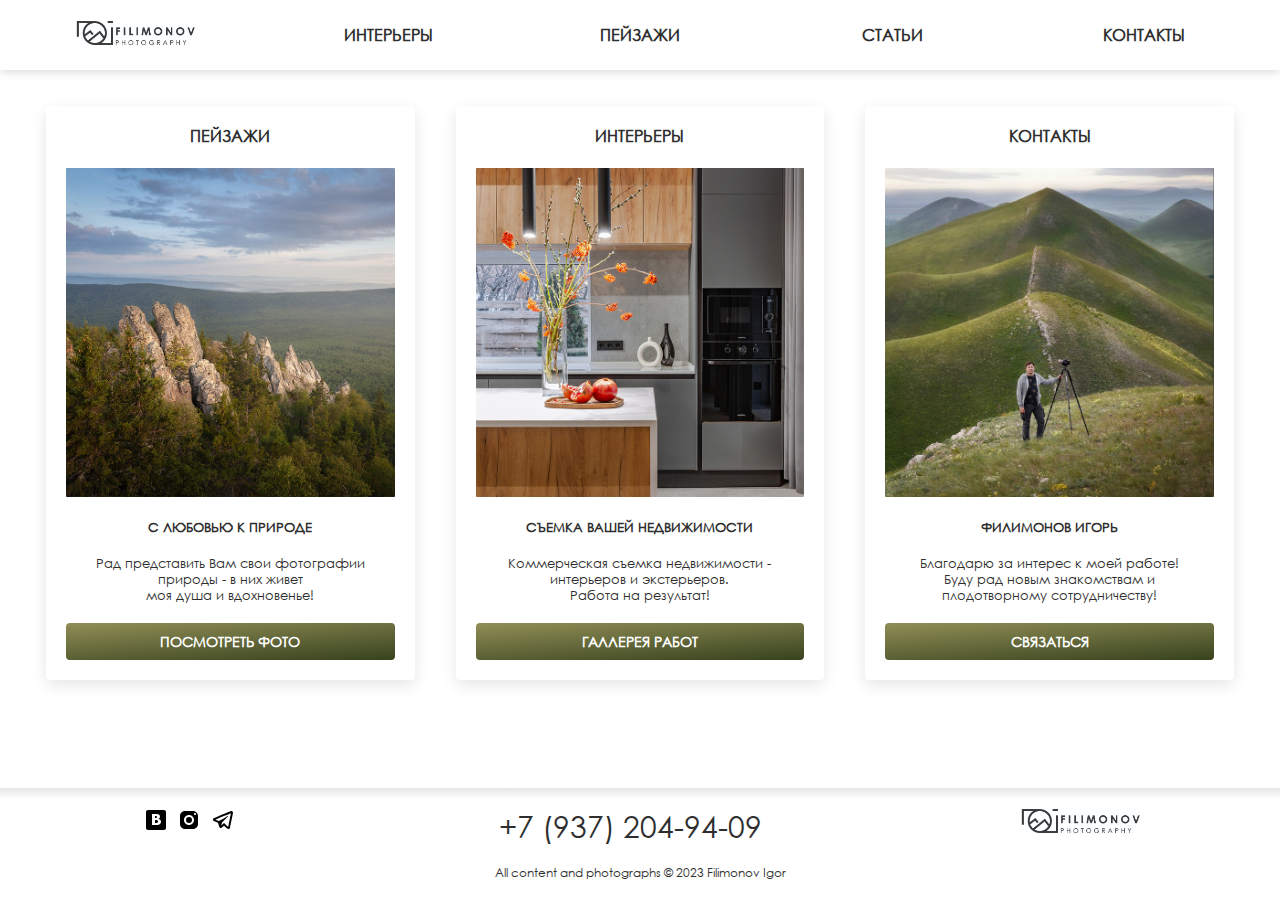
<file: index.html>
<!DOCTYPE html>
<html lang="ru">

<head>
  <meta charset="utf-8">
  <meta name="viewport" content="width=device-width, initial-scale=1">
  <meta name="keywords" content="Интерьерный фотограф Самара, Интерьерный фотограф в Самаре, Интерьерная съемка Самара, Интерьерная съемка в Самаре, Интерьерная фотография Самара, Интерьерная фотография в Самаре, Интерьерная фотография, Интерьерная съемка, Интерьерный фотограф, Фотограф интерьеров Самара, Фотограф интерьеров в Самаре, Фотограф интерьеров, Фотограф недвижимости в Самаре, Фотограф недвижимости Самара, Фотосъемка недвижимости, Фотосъемка недвижимости в Самаре, Фотограф Самара">
  <meta name="author" content="Филимонов Игорь">
  <meta name="description" content="Интерьерный фотограф в Самаре. Профессиональная съемка интерьеров и экстерьеров">
  <meta name="yandex-verification" content="009cc7636e2b2876" />
  <link rel="stylesheet" href="styles/styles.css">
  <title>Интерьерный фотограф | Самара | Филимонов Игорь</title>
  <link rel="icon" href="favicon.ico">
  <link rel="icon" href="images/favicon/icon-favicon.svg" type="image/svg+xml">
  <link rel="manifest" href="manifest.json">
</head>

<body>

  <!--header-->
  <header class="main-header">
    <nav class="navigation">
      <ul class="navigation-list navigation-list__grid">
        <li class="navigation-list__item">
          <a class="navigation-link reset-list" href="index.html">
            <img class="navigation-logo" src="images/logo_horisontal.jpg" width="120" height="" alt="main logo">
          </a>
        </li>
        <li class="navigation-list__item">
          <a class="navigation-link reset-list" href="interior.html">интерьеры</a>
        </li>
        <li class="navigation-list__item">
          <a class="navigation-link reset-list" href="landscape.html">пейзажи</a>
        </li>
        <li class="navigation-list__item">
          <a class="navigation-link reset-list" href="#">статьи</a>
        </li>
        <li class="navigation-list__item">
          <a class="navigation-link reset-list" href="contacts.html">контакты</a>
        </li>
      </ul>
    </nav>
  </header>

  <main class="main-index">
    <!-- Main hero -->
    <section class="main-hero">
      <h1 class="visually-hidden">Интерьерный и пейзажный фотограф</h1>
      
      <div class="index-card index-card--second">
        <h2 class="index-card__title">Пейзажи</h2>
        <a class="reset-list" href="landscape.html"><img class="index-card__image" src="/images/landscape_photo.jpg" alt="Пейзажные фотографии" width="300"
          height="300"></a>
        <h3 class="index-card__subtitle">С любовью к природе</h3>
        <p class="index-card__text">Рад представить Вам свои фотографии природы - в них живет <br> моя душа и
          вдохновенье!</p>
        <a class="index-card__button" href="landscape.html">Посмотреть фото</a>
      </div>

      <div class="index-card index-card--first">
        <h2 class="index-card__title">Интерьеры</h2>
        <a class="reset-list" href="interior.html"><img class="index-card__image" src="/images/interior_photo.jpg" alt="Интерьерные фотографии" width="300"
          height="300"></a>
        <h3 class="index-card__subtitle">Съемка Вашей недвижимости</h3>
        <p class="index-card__text">Коммерческая съемка недвижимости - интерьеров и экстерьеров.<br> Работа на результат!
        </p>
        <a class="index-card__button" href="interior.html">галлерея работ</a>
      </div>

      <div class="index-card">
        <h2 class="index-card__title">Контакты</h2>
        <a class="reset-list" href="contacts.html"><img class="index-card__image" src="/images/filimonov_photo.jpg" alt="Контакты" width="300" height="300"></a>
        <h3 class="index-card__subtitle">Филимонов Игорь</h3>
        <p class="index-card__text">Благодарю за интерес к моей работе! Буду рад новым знакомствам и плодотворному
          сотрудничеству!</p>
        <a class="index-card__button" href="contacts.html">Связаться</a>
      </div>
    </section>

  </main>

  <button class="up-button" type="button">
    ↑
    <span class="visually-hidden">Наверх</span>
  </button>

  <!--footer-->

  <footer class="footer">
    <!-- Social-media -->
    <ul class="footer-social__list">
      <li class="footer-social__item reset-list">
        <a class="footer-social__link" href="https://vk.com/filimonov_i">
          <svg xmlns="http://www.w3.org/2000/svg" x="0px" y="0px" width="24" height="24" viewBox="0 0 24 24">
            <path
              d="M 4 2 C 2.898438 2 2 2.898438 2 4 L 2 20 C 2 21.101563 2.898438 22 4 22 L 20 22 C 21.101563 22 22 21.101563 22 20 L 22 4 C 22 2.898438 21.101563 2 20 2 Z M 8 6 L 11.875 6 C 13.074219 6 16 6.046875 16 8.53125 C 16 10.011719 14.992188 10.652344 14.53125 10.84375 L 14.53125 10.90625 C 15.71875 10.90625 17 12.15625 17 13.53125 C 17 15.011719 16.382813 17 12.40625 17 L 8 17 Z M 11 8 L 11 10 C 11 10 11.910156 10 12.0625 10 C 12.921875 10 13 9.242188 13 9.0625 C 13 8.949219 12.984375 8 12.03125 8 Z M 11 12 L 11 15 C 11 15 12.25 14.96875 12.5 14.96875 C 13.796875 14.96875 14 13.871094 14 13.46875 C 14 12.859375 13.65625 12 12.53125 12 C 12.261719 12 11 12 11 12 Z">
            </path>
          </svg>
          <span class="visually-hidden">Vkontakte.</span>
        </a>
      </li>
      <li class="footer-social__item reset-list">
        <a class="footer-social__link" href="https://www.instagram.com/filimonov_i">
          <svg xmlns="http://www.w3.org/2000/svg" x="0px" y="0px" width="24" height="24" viewBox="0 0 24 24">
            <path
              d="M 8 3 C 5.239 3 3 5.239 3 8 L 3 16 C 3 18.761 5.239 21 8 21 L 16 21 C 18.761 21 21 18.761 21 16 L 21 8 C 21 5.239 18.761 3 16 3 L 8 3 z M 18 5 C 18.552 5 19 5.448 19 6 C 19 6.552 18.552 7 18 7 C 17.448 7 17 6.552 17 6 C 17 5.448 17.448 5 18 5 z M 12 7 C 14.761 7 17 9.239 17 12 C 17 14.761 14.761 17 12 17 C 9.239 17 7 14.761 7 12 C 7 9.239 9.239 7 12 7 z M 12 9 A 3 3 0 0 0 9 12 A 3 3 0 0 0 12 15 A 3 3 0 0 0 15 12 A 3 3 0 0 0 12 9 z">
            </path>
          </svg>

          <span class="visually-hidden">Instagram.</span>
        </a>
      </li>
      <li class="footer-social__item reset-list">
        <a class="footer-social__link" href="https://t.me/filimonov063">
          <svg xmlns="http://www.w3.org/2000/svg" x="0px" y="0px" width="24" height="24" viewBox="0 0 24 24">
            <path
              d="M 20.302734 2.984375 C 20.013769 2.996945 19.748583 3.080055 19.515625 3.171875 C 19.300407 3.256634 18.52754 3.5814726 17.296875 4.0976562 C 16.06621 4.61384 14.435476 5.2982348 12.697266 6.0292969 C 9.2208449 7.4914211 5.314238 9.1361259 3.3125 9.9785156 C 3.243759 10.007156 2.9645852 10.092621 2.65625 10.328125 C 2.3471996 10.564176 2.0039062 11.076462 2.0039062 11.636719 C 2.0039062 12.088671 2.2295201 12.548966 2.5019531 12.8125 C 2.7743861 13.076034 3.0504903 13.199244 3.28125 13.291016 L 3.28125 13.289062 C 4.0612776 13.599827 6.3906939 14.531938 6.9453125 14.753906 C 7.1420423 15.343433 7.9865895 17.867278 8.1875 18.501953 L 8.1855469 18.501953 C 8.3275588 18.951162 8.4659791 19.243913 8.6582031 19.488281 C 8.7543151 19.610465 8.8690398 19.721184 9.0097656 19.808594 C 9.0637596 19.842134 9.1235454 19.868148 9.1835938 19.892578 C 9.191962 19.896131 9.2005867 19.897012 9.2089844 19.900391 L 9.1855469 19.894531 C 9.2029579 19.901531 9.2185841 19.911859 9.2363281 19.917969 C 9.2652427 19.927926 9.2852873 19.927599 9.3242188 19.935547 C 9.4612233 19.977694 9.5979794 20.005859 9.7246094 20.005859 C 10.26822 20.005859 10.601562 19.710937 10.601562 19.710938 L 10.623047 19.695312 L 12.970703 17.708984 L 15.845703 20.369141 C 15.898217 20.443289 16.309604 21 17.261719 21 C 17.829844 21 18.279025 20.718791 18.566406 20.423828 C 18.853787 20.128866 19.032804 19.82706 19.113281 19.417969 L 19.115234 19.416016 C 19.179414 19.085834 21.931641 5.265625 21.931641 5.265625 L 21.925781 5.2890625 C 22.011441 4.9067171 22.036735 4.5369631 21.935547 4.1601562 C 21.834358 3.7833495 21.561271 3.4156252 21.232422 3.2226562 C 20.903572 3.0296874 20.591699 2.9718046 20.302734 2.984375 z M 19.908203 5.1738281 C 19.799442 5.7198576 17.33401 18.105877 17.181641 18.882812 L 13.029297 15.041016 L 10.222656 17.414062 L 11 14.375 C 11 14.375 16.362547 8.9468594 16.685547 8.6308594 C 16.945547 8.3778594 17 8.2891719 17 8.2011719 C 17 8.0841719 16.939781 8 16.800781 8 C 16.675781 8 16.506016 8.1197812 16.416016 8.1757812 C 15.272368 8.8887854 10.401283 11.664685 8.0058594 13.027344 C 7.8617016 12.96954 5.6973962 12.100458 4.53125 11.634766 C 6.6055146 10.76177 10.161156 9.2658083 13.472656 7.8730469 C 15.210571 7.142109 16.840822 6.4570977 18.070312 5.9414062 C 19.108158 5.5060977 19.649538 5.2807035 19.908203 5.1738281 z M 17.152344 19.025391 C 17.152344 19.025391 17.154297 19.025391 17.154297 19.025391 C 17.154252 19.025621 17.152444 19.03095 17.152344 19.03125 C 17.153615 19.024789 17.15139 19.03045 17.152344 19.025391 z">
            </path>
          </svg>
          <span class="visually-hidden">Telegram</span>
        </a>
      </li>
    </ul>
    <!-- Contact Phone -->
    <div class="footer-contacts">
      <h2 class="visually-hidden">Контакты.</h2>
      <a class="footer-contacts__phone" href="tel:+79372049409">+7 (937) 204-94-09</a>
    </div>

    <a class="footer-link reset-list" href="index.html">
      <img class="footer-logo" src="images/logo_horisontal.jpg" width="120" height="" alt="main logo">
    </a>

    <p class="footer-copyrights">All content and photographs © 2023 Filimonov Igor</p>
  </footer>
  <script src="js/main.js" type="module"></script>
  <!-- Yandex.Metrika counter -->
<script type="text/javascript" >
  (function(m,e,t,r,i,k,a){m[i]=m[i]||function(){(m[i].a=m[i].a||[]).push(arguments)};
  m[i].l=1*new Date();
  for (var j = 0; j < document.scripts.length; j++) {if (document.scripts[j].src === r) { return; }}
  k=e.createElement(t),a=e.getElementsByTagName(t)[0],k.async=1,k.src=r,a.parentNode.insertBefore(k,a)})
  (window, document, "script", "https://mc.yandex.ru/metrika/tag.js", "ym");

  ym(93546476, "init", {
       clickmap:true,
       trackLinks:true,
       accurateTrackBounce:true
  });
</script>
<noscript><div><img src="https://mc.yandex.ru/watch/93546476" style="position:absolute; left:-9999px;" alt="" /></div></noscript>
<!-- /Yandex.Metrika counter -->
<!-- Google tag (gtag.js) -->
<script async src="https://www.googletagmanager.com/gtag/js?id=G-L8T62VSPFT"></script>
<script>
  window.dataLayer = window.dataLayer || [];
  function gtag(){dataLayer.push(arguments);}
  gtag('js', new Date());

  gtag('config', 'G-L8T62VSPFT');
</script>
</body>

</html>
</file>
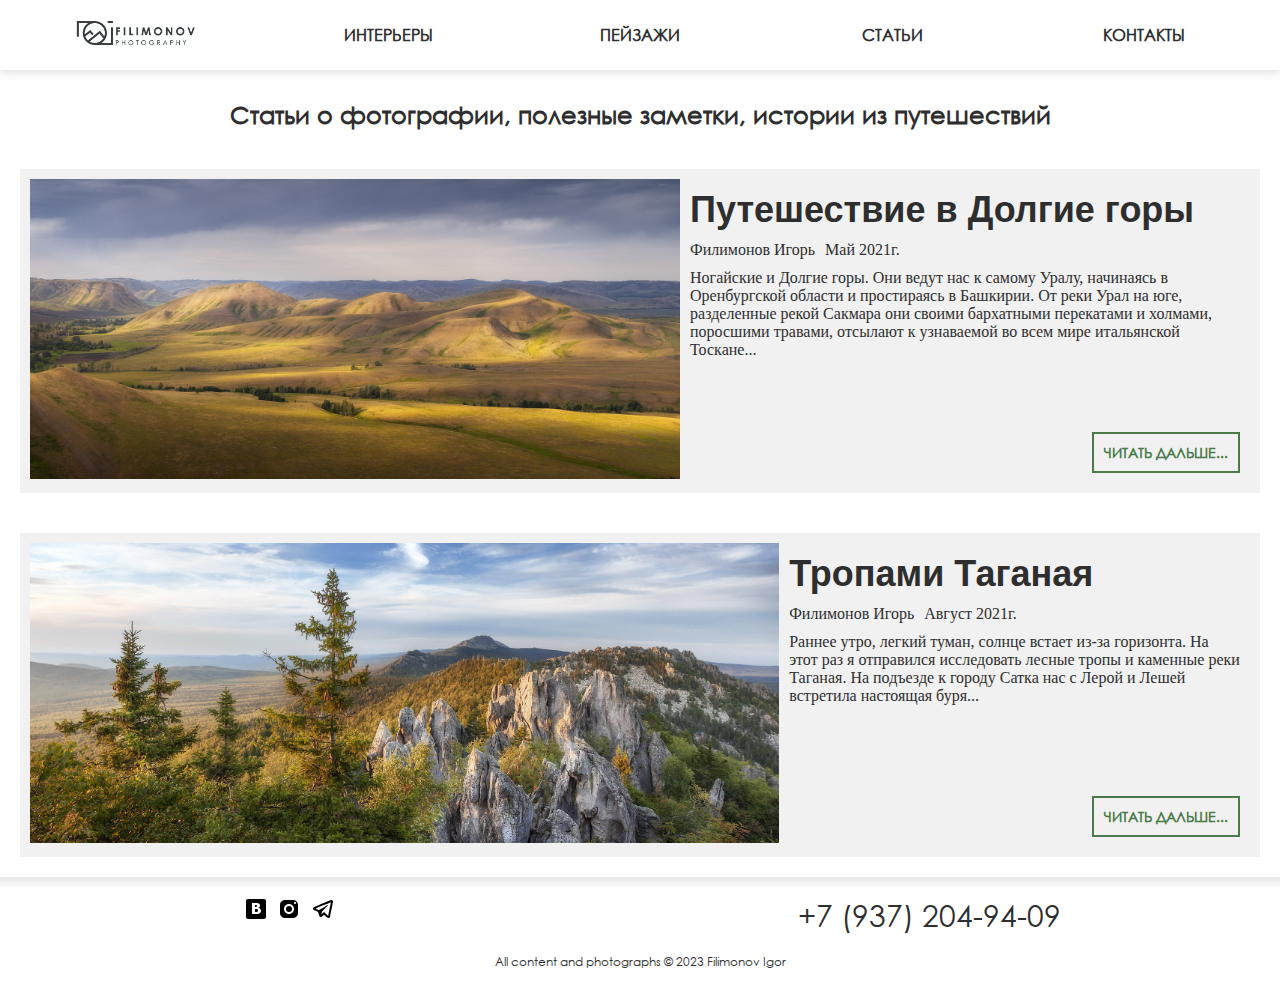
<file: blog.html>
<!DOCTYPE html>
<html lang="ru">

<head>
  <meta charset="utf-8">
  <meta name="viewport" content="width=device-width, initial-scale=1">
  <meta name="keywords"
    content="Блог о фотографии, Полезные статьи о фото, Интерьерная съемка Самара, Интерьерная съемка в Самаре, Пейзажная фотография">
  <meta name="author" content="Филимонов Игорь">
  <meta name="description" content="Интерьерный фотограф в Самаре. Профессиональная съемка интерьеров и экстерьеров">
  <link rel="stylesheet" href="styles/styles.css">
  <title>Блог о фотографии | Полезные статьи о фото | Филимонов Игорь</title>
  <link rel="icon" href="favicon.ico">
  <link rel="icon" href="images/favicon/icon-favicon.svg" type="image/svg+xml">
  <link rel="manifest" href="manifest.json">
</head>

<body>

  <!--header-->
  <header class="main-header">
    <nav class="navigation">
      <ul class="navigation-list navigation-list__grid">
        <li class="navigation-list__item">
          <a class="navigation-link reset-list" href="index.html">
            <img class="navigation-logo" src="images/logo_horisontal.jpg" width="120" height="" alt="main logo">
          </a>
        </li>
        <li class="navigation-list__item">
          <a class="navigation-link reset-list" href="interior.html">интерьеры</a>
        </li>
        <li class="navigation-list__item">
          <a class="navigation-link reset-list" href="landscape.html">пейзажи</a>
        </li>
        <li class="navigation-list__item">
          <a class="navigation-link reset-list" href="#">статьи</a>
        </li>
        <li class="navigation-list__item">
          <a class="navigation-link reset-list" href="contacts.html">контакты</a>
        </li>
      </ul>
    </nav>
  </header>

  <main class="main-blog">

    <section class="photography-blog">

      <h1 class="visually-hidden">Блог о фотографии</h1>

      <h2 class="photography-blog__header">Статьи о фотографии, полезные заметки, истории из путешествий</h2>

      <div class="article-container">

        <div class="article-card">
          <picture class="article-card__img">
            <img src="images/landscapes-gallery/landscape-img (19).jpg" width="300" height="300"
              alt="blog illustration">
          </picture>

          <div class="article-card__body">
            <span class="article-card__header">Путешествие в Долгие горы</span>
            <div class="article-card__info-wrapper">
              <p class="article-card__person">Филимонов Игорь</p>
              <p class="article-card__date">Май 2021г.</p>
            </div>
            <p class="article-card__text">Ногайские и Долгие горы. Они ведут нас к самому Уралу, начинаясь в
              Оренбургской области и простираясь в Башкирии. От реки Урал на юге, разделенные рекой Сакмара они своими
              бархатными перекатами и холмами, поросшими травами, отсылают к узнаваемой во всем мире итальянской
              Тоскане...</p>
            <a class="article-card__button">Читать дальше...</a>
          </div>
        </div>

        <div class="article-card">
          <picture class="article-card__img">
            <img src="images/landscapes-gallery/landscape-img (2).jpg" width="300" height="300"
              alt="blog illustration">
          </picture>

          <div class="article-card__body">
            <span class="article-card__header">Тропами Таганая</span>
            <div class="article-card__info-wrapper">
              <p class="article-card__person">Филимонов Игорь</p>
              <p class="article-card__date">Август 2021г.</p>
            </div>
            <p class="article-card__text">Раннее утро, легкий туман, солнце встает из-за горизонта. На этот раз я отправился исследовать лесные тропы и каменные реки Таганая. На подъезде к городу Сатка нас с Лерой и Лешей встретила настоящая буря...</p>
            <a class="article-card__button">Читать дальше...</a>
          </div>
        </div>

      </div>

    </section>



  </main>

  <button class="up-button" type="button">
    ↑
    <span class="visually-hidden">Наверх</span>
  </button>

  <!--footer-->

  <footer class="footer">
    <!-- Social-media -->
    <ul class="footer-social__list footer-social-list__grid">
      <li class="footer-social__item reset-list">
        <a class="footer-social__link" href="https://vk.com/filimonov_i">
          <svg xmlns="http://www.w3.org/2000/svg" x="0px" y="0px" width="24" height="24" viewBox="0 0 24 24">
            <path
              d="M 4 2 C 2.898438 2 2 2.898438 2 4 L 2 20 C 2 21.101563 2.898438 22 4 22 L 20 22 C 21.101563 22 22 21.101563 22 20 L 22 4 C 22 2.898438 21.101563 2 20 2 Z M 8 6 L 11.875 6 C 13.074219 6 16 6.046875 16 8.53125 C 16 10.011719 14.992188 10.652344 14.53125 10.84375 L 14.53125 10.90625 C 15.71875 10.90625 17 12.15625 17 13.53125 C 17 15.011719 16.382813 17 12.40625 17 L 8 17 Z M 11 8 L 11 10 C 11 10 11.910156 10 12.0625 10 C 12.921875 10 13 9.242188 13 9.0625 C 13 8.949219 12.984375 8 12.03125 8 Z M 11 12 L 11 15 C 11 15 12.25 14.96875 12.5 14.96875 C 13.796875 14.96875 14 13.871094 14 13.46875 C 14 12.859375 13.65625 12 12.53125 12 C 12.261719 12 11 12 11 12 Z">
            </path>
          </svg>
          <span class="visually-hidden">Vkontakte.</span>
        </a>
      </li>
      <li class="footer-social__item reset-list">
        <a class="footer-social__link" href="https://www.instagram.com/filimonov_i">
          <svg xmlns="http://www.w3.org/2000/svg" x="0px" y="0px" width="24" height="24" viewBox="0 0 24 24">
            <path
              d="M 8 3 C 5.239 3 3 5.239 3 8 L 3 16 C 3 18.761 5.239 21 8 21 L 16 21 C 18.761 21 21 18.761 21 16 L 21 8 C 21 5.239 18.761 3 16 3 L 8 3 z M 18 5 C 18.552 5 19 5.448 19 6 C 19 6.552 18.552 7 18 7 C 17.448 7 17 6.552 17 6 C 17 5.448 17.448 5 18 5 z M 12 7 C 14.761 7 17 9.239 17 12 C 17 14.761 14.761 17 12 17 C 9.239 17 7 14.761 7 12 C 7 9.239 9.239 7 12 7 z M 12 9 A 3 3 0 0 0 9 12 A 3 3 0 0 0 12 15 A 3 3 0 0 0 15 12 A 3 3 0 0 0 12 9 z">
            </path>
          </svg>

          <span class="visually-hidden">Instagram.</span>
        </a>
      </li>
      <li class="footer-social__item reset-list">
        <a class="footer-social__link" href="https://t.me/filimonov063">
          <svg xmlns="http://www.w3.org/2000/svg" x="0px" y="0px" width="24" height="24" viewBox="0 0 24 24">
            <path
              d="M 20.302734 2.984375 C 20.013769 2.996945 19.748583 3.080055 19.515625 3.171875 C 19.300407 3.256634 18.52754 3.5814726 17.296875 4.0976562 C 16.06621 4.61384 14.435476 5.2982348 12.697266 6.0292969 C 9.2208449 7.4914211 5.314238 9.1361259 3.3125 9.9785156 C 3.243759 10.007156 2.9645852 10.092621 2.65625 10.328125 C 2.3471996 10.564176 2.0039062 11.076462 2.0039062 11.636719 C 2.0039062 12.088671 2.2295201 12.548966 2.5019531 12.8125 C 2.7743861 13.076034 3.0504903 13.199244 3.28125 13.291016 L 3.28125 13.289062 C 4.0612776 13.599827 6.3906939 14.531938 6.9453125 14.753906 C 7.1420423 15.343433 7.9865895 17.867278 8.1875 18.501953 L 8.1855469 18.501953 C 8.3275588 18.951162 8.4659791 19.243913 8.6582031 19.488281 C 8.7543151 19.610465 8.8690398 19.721184 9.0097656 19.808594 C 9.0637596 19.842134 9.1235454 19.868148 9.1835938 19.892578 C 9.191962 19.896131 9.2005867 19.897012 9.2089844 19.900391 L 9.1855469 19.894531 C 9.2029579 19.901531 9.2185841 19.911859 9.2363281 19.917969 C 9.2652427 19.927926 9.2852873 19.927599 9.3242188 19.935547 C 9.4612233 19.977694 9.5979794 20.005859 9.7246094 20.005859 C 10.26822 20.005859 10.601562 19.710937 10.601562 19.710938 L 10.623047 19.695312 L 12.970703 17.708984 L 15.845703 20.369141 C 15.898217 20.443289 16.309604 21 17.261719 21 C 17.829844 21 18.279025 20.718791 18.566406 20.423828 C 18.853787 20.128866 19.032804 19.82706 19.113281 19.417969 L 19.115234 19.416016 C 19.179414 19.085834 21.931641 5.265625 21.931641 5.265625 L 21.925781 5.2890625 C 22.011441 4.9067171 22.036735 4.5369631 21.935547 4.1601562 C 21.834358 3.7833495 21.561271 3.4156252 21.232422 3.2226562 C 20.903572 3.0296874 20.591699 2.9718046 20.302734 2.984375 z M 19.908203 5.1738281 C 19.799442 5.7198576 17.33401 18.105877 17.181641 18.882812 L 13.029297 15.041016 L 10.222656 17.414062 L 11 14.375 C 11 14.375 16.362547 8.9468594 16.685547 8.6308594 C 16.945547 8.3778594 17 8.2891719 17 8.2011719 C 17 8.0841719 16.939781 8 16.800781 8 C 16.675781 8 16.506016 8.1197812 16.416016 8.1757812 C 15.272368 8.8887854 10.401283 11.664685 8.0058594 13.027344 C 7.8617016 12.96954 5.6973962 12.100458 4.53125 11.634766 C 6.6055146 10.76177 10.161156 9.2658083 13.472656 7.8730469 C 15.210571 7.142109 16.840822 6.4570977 18.070312 5.9414062 C 19.108158 5.5060977 19.649538 5.2807035 19.908203 5.1738281 z M 17.152344 19.025391 C 17.152344 19.025391 17.154297 19.025391 17.154297 19.025391 C 17.154252 19.025621 17.152444 19.03095 17.152344 19.03125 C 17.153615 19.024789 17.15139 19.03045 17.152344 19.025391 z">
            </path>
          </svg>
          <span class="visually-hidden">Telegram</span>
        </a>
      </li>
    </ul>
    <!-- Contact Phone -->
    <div class="footer-contacts">
      <h2 class="visually-hidden">Контакты.</h2>
      <a class="footer-contacts__phone" href="tel:+79372049409">+7 (937) 204-94-09</a>
    </div>
    <p class="footer-copyrights">All content and photographs © 2023 Filimonov Igor</p>
  </footer>
  <script src="js/main.js" type="module"></script>
  <script src="js/gallery.js" type="module"></script>
  <!-- Yandex.Metrika counter -->
  <script type="text/javascript">
    (function (m, e, t, r, i, k, a) {
      m[i] = m[i] || function () { (m[i].a = m[i].a || []).push(arguments) };
      m[i].l = 1 * new Date();
      for (var j = 0; j < document.scripts.length; j++) { if (document.scripts[j].src === r) { return; } }
      k = e.createElement(t), a = e.getElementsByTagName(t)[0], k.async = 1, k.src = r, a.parentNode.insertBefore(k, a)
    })
      (window, document, "script", "https://mc.yandex.ru/metrika/tag.js", "ym");

    ym(93546476, "init", {
      clickmap: true,
      trackLinks: true,
      accurateTrackBounce: true
    });
  </script>
  <noscript>
    <div><img src="https://mc.yandex.ru/watch/93546476" style="position:absolute; left:-9999px;" alt="" /></div>
  </noscript>
  <!-- /Yandex.Metrika counter -->
  <!-- Google tag (gtag.js) -->
  <script async src="https://www.googletagmanager.com/gtag/js?id=G-L8T62VSPFT"></script>
  <script>
    window.dataLayer = window.dataLayer || [];
    function gtag() { dataLayer.push(arguments); }
    gtag('js', new Date());

    gtag('config', 'G-L8T62VSPFT');
  </script>
</body>

</html>
</file>
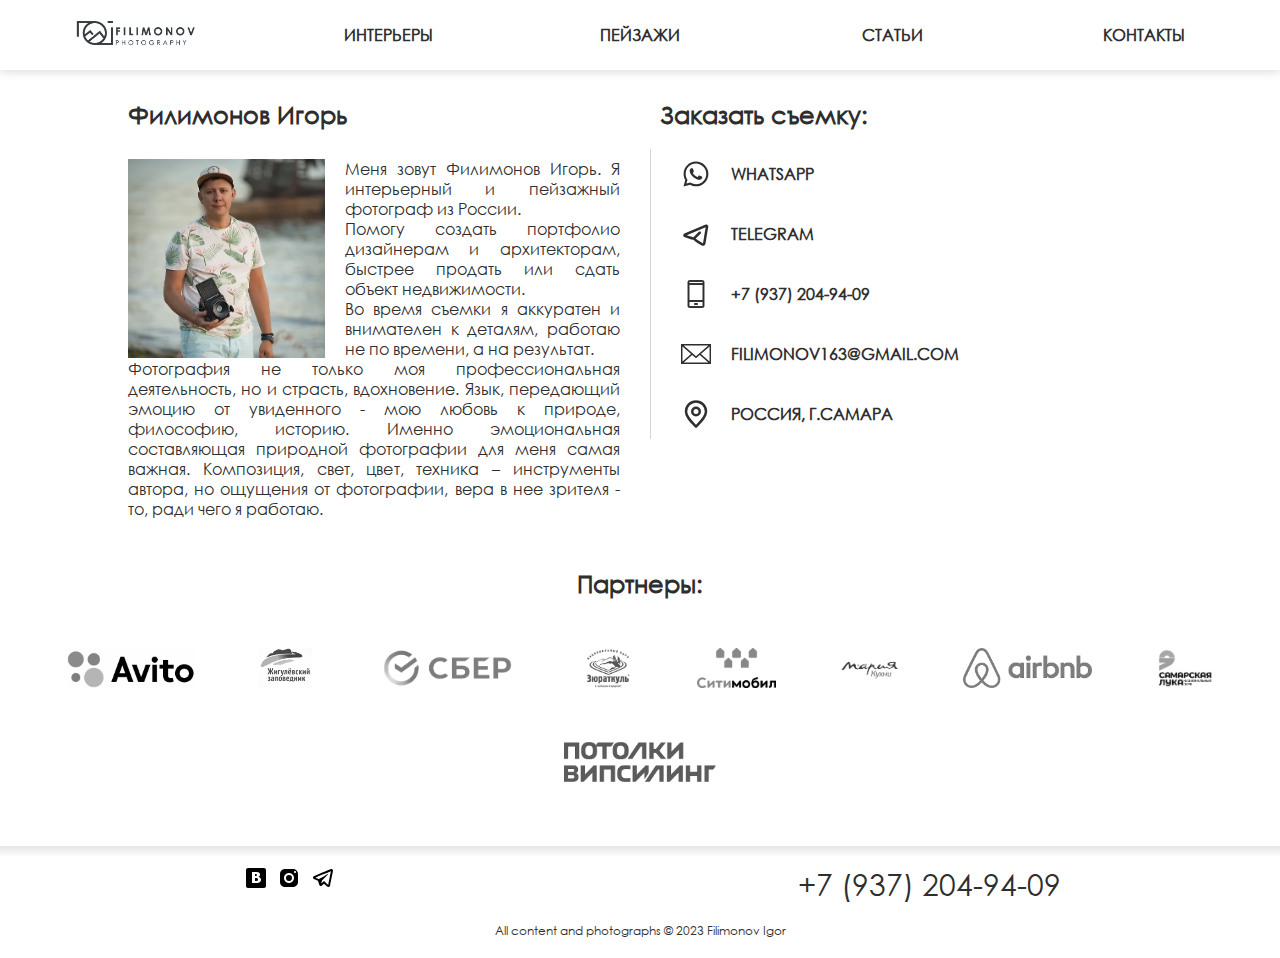
<file: contacts.html>
<!DOCTYPE html>
<html lang="ru">

<head>
  <meta charset="utf-8">
  <meta name="viewport" content="width=device-width, initial-scale=1">
  <meta name="keywords" content="Интерьерный фотограф Самара, Интерьерный фотограф в Самаре, Интерьерная съемка Самара, Интерьерная съемка в Самаре, Интерьерная фотография Самара, Интерьерная фотография в Самаре, Интерьерная фотография, Интерьерная съемка, Интерьерный фотограф, Фотограф интерьеров Самара, Фотограф интерьеров в Самаре, Фотограф интерьеров, Фотограф недвижимости в Самаре, Фотограф недвижимости Самара, Фотосъемка недвижимости, Фотосъемка недвижимости в Самаре, Фотограф Самара">
  <meta name="author" content="Филимонов Игорь">
  <meta name="description" content="Интерьерный фотограф в Самаре. Профессиональная съемка интерьеров и экстерьеров">
  <link rel="stylesheet" href="styles/styles.css">
  <title>Интерьерный фотограф | Самара | Филимонов Игорь</title>
  <link rel="icon" href="favicon.ico">
  <link rel="icon" href="images/favicon/icon-favicon.svg" type="image/svg+xml">
  <link rel="manifest" href="manifest.json">
</head>

<body>

  <!--header-->
  <header class="main-header">
    <nav class="navigation">
      <ul class="navigation-list navigation-list__grid">
        <li class="navigation-list__item">
          <a class="navigation-link reset-list" href="index.html">
            <img class="navigation-logo" src="images/logo_horisontal.jpg" width="120" height="" alt="main logo">
          </a>
        </li>
        <li class="navigation-list__item">
          <a class="navigation-link reset-list" href="interior.html">интерьеры</a>
        </li>
        <li class="navigation-list__item">
          <a class="navigation-link reset-list" href="landscape.html">пейзажи</a>
        </li>
        <li class="navigation-list__item">
          <a class="navigation-link reset-list" href="#">статьи</a>
        </li>
        <li class="navigation-list__item">
          <a class="navigation-link reset-list" href="contacts.html">контакты</a>
        </li>
      </ul>
    </nav>
  </header>

  <main class="main-contacts">
    <h1 class="visually-hidden">Филимонов Игорь Интерьерный Фотограф в Самаре</h1>

    <section class="about">
      <h2 class="about__header">Филимонов Игорь</h2>
      <p class="about__text">
      <img class="about__picture"src="/images/filimonov_photo.webp" alt="Фотография Филимонова Игоря"
          height="200px">
          Меня зовут Филимонов Игорь. Я интерьерный и пейзажный фотограф из России.<br>
          Помогу создать портфолио дизайнерам и архитекторам, быстрее продать или сдать объект недвижимости.<br> Во время съемки я аккуратен и внимателен к деталям, работаю не по времени, а на результат.<br> 
          Фотография не только моя профессиональная деятельность, но и страсть, вдохновение. Язык, передающий эмоцию от увиденного - мою любовь к природе, философию, историю. Именно эмоциональная составляющая природной фотографии для меня самая важная. Композиция, свет, цвет, техника – инструменты автора, но ощущения от фотографии, вера в нее зрителя - то, ради чего я работаю.
          </p>
    </section>

    <section class="contacts">
      <h2 class="contacts__header">Заказать съемку:</h2>
      <ul class="contacts__list reset-list">

        <li class="contacts__item">
          <a class="contacts__link" href="https://wa.me/+79372049409">
          <svg height="20" width="20" viewBox="0 0 24 24" fill="currentColor" xmlns="http://www.w3.org/2000/svg"><g id="SVGRepo_bgCarrier" stroke-width="0"></g><g id="SVGRepo_tracerCarrier" stroke-linecap="round" stroke-linejoin="round"></g><g id="SVGRepo_iconCarrier"> <path d="M2 22L3.41152 16.8691C2.54422 15.3639 2.08876 13.6568 2.09099 11.9196C2.08095 6.44549 6.52644 2 11.99 2C14.6417 2 17.1315 3.02806 19.0062 4.9034C19.9303 5.82266 20.6627 6.91616 21.1611 8.12054C21.6595 9.32492 21.9139 10.6162 21.9096 11.9196C21.9096 17.3832 17.4641 21.8287 12 21.8287C10.3368 21.8287 8.71374 21.4151 7.26204 20.6192L2 22ZM7.49424 18.8349L7.79675 19.0162C9.06649 19.7676 10.5146 20.1644 11.99 20.1654C16.5264 20.1654 20.2263 16.4662 20.2263 11.9291C20.2263 9.73176 19.3696 7.65554 17.8168 6.1034C17.0533 5.33553 16.1453 4.72636 15.1453 4.31101C14.1452 3.89565 13.0728 3.68232 11.99 3.68331C7.44343 3.6839 3.74476 7.38316 3.74476 11.9202C3.74476 13.4724 4.17843 14.995 5.00502 16.3055L5.19645 16.618L4.35982 19.662L7.49483 18.8354L7.49424 18.8349Z" fill="currentColor"></path> <path fill-rule="evenodd" clip-rule="evenodd" d="M9.52024 7.76662C9.33885 7.35303 9.13737 7.34298 8.96603 7.34298C8.81477 7.33294 8.65288 7.33294 8.48154 7.33294C8.32083 7.33294 8.04845 7.39321 7.81684 7.64549C7.58464 7.89719 6.95007 8.49217 6.95007 9.71167C6.95007 10.9318 7.83693 12.1111 7.95805 12.2724C8.07858 12.4337 9.67149 15.0139 12.192 16.0124C14.2883 16.839 14.712 16.6777 15.1657 16.6269C15.6189 16.5767 16.6275 16.0325 16.839 15.4476C17.0405 14.8733 17.0405 14.3693 16.9802 14.2682C16.9199 14.1678 16.748 14.1069 16.5064 13.9758C16.2541 13.8552 15.0446 13.2502 14.813 13.1693C14.5808 13.0889 14.4195 13.0487 14.2582 13.2904C14.0969 13.5427 13.623 14.0969 13.4724 14.2582C13.3306 14.4195 13.1799 14.4396 12.9377 14.3185C12.686 14.1979 11.8895 13.9356 10.9418 13.0889C10.2056 12.4331 9.71167 11.6171 9.56041 11.3755C9.41979 11.1232 9.54032 10.992 9.67149 10.8709C9.78257 10.7604 9.92378 10.579 10.0449 10.4378C10.1654 10.296 10.2056 10.1855 10.2966 10.0242C10.377 9.86292 10.3368 9.71167 10.2765 9.59114C10.2157 9.48006 9.74239 8.25997 9.52024 7.76603V7.76662Z" fill="currentColor"></path> </g></svg>
          WhatsApp 
        </a>
        </li>

        <li class="contacts__item">
          <a class="contacts__link" href="https://t.me/filimonov063">
            <svg height="20" width="20" viewBox="0 0 24 24" version="1.1" xmlns="http://www.w3.org/2000/svg" xmlns:xlink="http://www.w3.org/1999/xlink" fill="currentColor"><g id="SVGRepo_bgCarrier" stroke-width="0"></g><g id="SVGRepo_tracerCarrier" stroke-linecap="round" stroke-linejoin="round"></g><g id="SVGRepo_iconCarrier"> <title>telegram_line</title> <g id="页面-1" stroke="none" stroke-width="1" fill="none" fill-rule="evenodd"> <g id="Brand" transform="translate(-672.000000, -0.000000)"> <g id="telegram_line" transform="translate(672.000000, 0.000000)"> <path d="M24,0 L24,24 L0,24 L0,0 L24,0 Z M12.5934901,23.257841 L12.5819402,23.2595131 L12.5108777,23.2950439 L12.4918791,23.2987469 L12.4918791,23.2987469 L12.4767152,23.2950439 L12.4056548,23.2595131 C12.3958229,23.2563662 12.3870493,23.2590235 12.3821421,23.2649074 L12.3780323,23.275831 L12.360941,23.7031097 L12.3658947,23.7234994 L12.3769048,23.7357139 L12.4804777,23.8096931 L12.4953491,23.8136134 L12.4953491,23.8136134 L12.5071152,23.8096931 L12.6106902,23.7357139 L12.6232938,23.7196733 L12.6232938,23.7196733 L12.6266527,23.7031097 L12.609561,23.275831 C12.6075724,23.2657013 12.6010112,23.2592993 12.5934901,23.257841 L12.5934901,23.257841 Z M12.8583906,23.1452862 L12.8445485,23.1473072 L12.6598443,23.2396597 L12.6498822,23.2499052 L12.6498822,23.2499052 L12.6471943,23.2611114 L12.6650943,23.6906389 L12.6699349,23.7034178 L12.6699349,23.7034178 L12.678386,23.7104931 L12.8793402,23.8032389 C12.8914285,23.8068999 12.9022333,23.8029875 12.9078286,23.7952264 L12.9118235,23.7811639 L12.8776777,23.1665331 C12.8752882,23.1545897 12.8674102,23.1470016 12.8583906,23.1452862 L12.8583906,23.1452862 Z M12.1430473,23.1473072 C12.1332178,23.1423925 12.1221763,23.1452606 12.1156365,23.1525954 L12.1099173,23.1665331 L12.0757714,23.7811639 C12.0751323,23.7926639 12.0828099,23.8018602 12.0926481,23.8045676 L12.108256,23.8032389 L12.3092106,23.7104931 L12.3186497,23.7024347 L12.3186497,23.7024347 L12.3225043,23.6906389 L12.340401,23.2611114 L12.337245,23.2485176 L12.337245,23.2485176 L12.3277531,23.2396597 L12.1430473,23.1473072 Z" id="MingCute" fill-rule="nonzero"> </path> <path d="M21.8394,6.05639 C22.0315,4.8917 20.8652,3.97177 19.7773,4.42984 L2.67703,11.63 C1.48461,12.132 1.42351,13.8558 2.67788,14.3758 C3.60596,14.7605 5.02633,15.3246 6.45085,15.7943 C7.61932,16.1795 8.8931,16.5371 9.91353,16.6383 C10.1929,16.9725 10.5445,17.2935 10.9017,17.5872 C11.4487,18.0371 12.1074,18.5012 12.7873,18.9455 C14.1489,19.8352 15.6597,20.6865 16.678,21.2396 C17.8949,21.9006 19.3517,21.1395 19.5705,19.8131 L21.8394,6.05639 Z M4.59485,12.9925 L19.7186,6.62459 L17.6009,19.4649 C16.6024,18.9219 15.163,18.1087 13.8813,17.2713 C13.2329,16.8475 12.6407,16.4279 12.172,16.0425 C12.0051,15.9052 11.8638,15.7802 11.7461,15.6683 L15.7072,11.7071 C16.0977,11.3166 16.0977,10.6834 15.7072,10.2929 C15.3167,9.90237 14.6835,9.90237 14.293,10.2929 L9.95476,14.6311 C9.22132,14.5373 8.19888,14.2647 7.07709,13.8949 C6.21377,13.6102 5.34574,13.2869 4.59485,12.9925 Z" fill="currentColor"> </path> </g> </g> </g> </g></svg>
            Telegram
          </a>

          
        </li>

        <li class="contacts__item">
          <a class="contacts__link" href="tel:+79372049409">
          <svg height="20" width="20" viewBox="0 0 32 32" version="1.1" xmlns="http://www.w3.org/2000/svg" xmlns:xlink="http://www.w3.org/1999/xlink" fill="#ff0000" stroke="currentColor"><g id="SVGRepo_bgCarrier" stroke-width="0"></g><g id="SVGRepo_tracerCarrier" stroke-linecap="round" stroke-linejoin="round"></g><g id="SVGRepo_iconCarrier"> <g id="icomoon-ignore"> </g> <path d="M23.086 1.606h-14.173c-0.797 0-1.444 0.647-1.444 1.444v25.901c0 0.798 0.647 1.444 1.444 1.444h14.173c0.797 0 1.444-0.646 1.444-1.444v-25.901c0-0.797-0.647-1.444-1.444-1.444zM23.464 28.951c0 0.208-0.169 0.377-0.377 0.377h-14.173c-0.208 0-0.377-0.169-0.377-0.377v-4.95h14.928v4.95zM23.464 22.934h-14.928v-17.042h14.928v17.042zM23.464 4.826h-14.928v-1.776c0-0.208 0.169-0.378 0.377-0.378h14.173c0.208 0 0.377 0.17 0.377 0.378v1.776z" fill="currentColor"> </path> <path d="M14.401 26.129h3.199v1.066h-3.199v-1.066z" fill="currentColor"> </path> </g></svg>
          +7 (937) 204-94-09  
        </a>
        </li>

        <li class="contacts__item">
          <a class="contacts__link"
            href="mailto:filimonov163@gmail.com?subject=Заказать интерьерную съемку">
          <svg height="20" width="20" xmlns="http://www.w3.org/2000/svg" viewBox="0 0 485.4 485.4" xml:space="preserve">
            <path style="fill:currentColor"
              d="M0 82v322h485V82H0zm243 199L44 106h398L243 281zm-80-38L24 365V120l139 123zm18 16 62 53 61-53 138 121H43l138-121zm141-16 140-123v245L322 243z" />
          </svg>
          filimonov163@gmail.com
          </a>
        </li>

        <li class="contacts__item">
          <a class="contacts__link" href="https://yandex.ru/maps/-/CCUvqFb2kC">
            <svg height="20" width="20" viewBox="0 0 24 24" fill="none" xmlns="http://www.w3.org/2000/svg"><g id="SVGRepo_bgCarrier" stroke-width="0"></g><g id="SVGRepo_tracerCarrier" stroke-linecap="round" stroke-linejoin="round"></g><g id="SVGRepo_iconCarrier"> <path d="M12 13C13.6569 13 15 11.6569 15 10C15 8.34315 13.6569 7 12 7C10.3431 7 9 8.34315 9 10C9 11.6569 10.3431 13 12 13Z" stroke="currentColor" stroke-width="2" stroke-linecap="round" stroke-linejoin="round"></path> <path d="M12 22C16 18 20 14.4183 20 10C20 5.58172 16.4183 2 12 2C7.58172 2 4 5.58172 4 10C4 14.4183 8 18 12 22Z" stroke="currentColor" stroke-width="2" stroke-linecap="round" stroke-linejoin="round"></path> </g></svg>
          Россия, г.Самара
          </a>
        </li>
    </section>

    <section class="partners">
      <h2 class="partners__header">Партнеры:</h2>
      <picture class="partners__image"><img src="/images/partners/partner-logo (0).png" alt="Партнеры и клиенты" height="40px"></picture>
      <picture class="partners__image"><img src="/images/partners/partner-logo (1).jpg" alt="Партнеры и клиенты" height="40px"></picture>
      <picture class="partners__image"><img src="/images/partners/partner-logo (2).png" alt="Партнеры и клиенты" height="40px"></picture>
      <picture class="partners__image"><img src="/images/partners/partner-logo (2).jpg" alt="Партнеры и клиенты" height="40px"></picture>
      <picture class="partners__image"><img src="/images/partners/partner-logo (1).png" alt="Партнеры и клиенты" height="40px"></picture>
      <picture class="partners__image"><img src="/images/partners/partner-logo (3).png" alt="Партнеры и клиенты" height="40px"></picture>
      <picture class="partners__image"><img src="/images/partners/partner-logo (4).png" alt="Партнеры и клиенты" height="40px"></picture>
      <picture class="partners__image"><img src="/images/partners/partner-logo (5).png" alt="Партнеры и клиенты" height="40px"></picture>
      <picture class="partners__image"><img src="/images/partners/partner-logo (6).png" alt="Партнеры и клиенты" height="40px"></picture>
    </section>

  </main>

  <button class="up-button" type="button">
    ↑
    <span class="visually-hidden">Наверх</span>
  </button>

  <!--footer-->
  <footer class="footer">
    <!-- Social-media -->
    <ul class="footer-social__list footer-social-list__grid">
      <li class="footer-social__item reset-list">
        <a class="footer-social__link" href="https://vk.com/filimonov_i">
          <svg xmlns="http://www.w3.org/2000/svg" x="0px" y="0px" width="24" height="24" viewBox="0 0 24 24">
            <path
              d="M 4 2 C 2.898438 2 2 2.898438 2 4 L 2 20 C 2 21.101563 2.898438 22 4 22 L 20 22 C 21.101563 22 22 21.101563 22 20 L 22 4 C 22 2.898438 21.101563 2 20 2 Z M 8 6 L 11.875 6 C 13.074219 6 16 6.046875 16 8.53125 C 16 10.011719 14.992188 10.652344 14.53125 10.84375 L 14.53125 10.90625 C 15.71875 10.90625 17 12.15625 17 13.53125 C 17 15.011719 16.382813 17 12.40625 17 L 8 17 Z M 11 8 L 11 10 C 11 10 11.910156 10 12.0625 10 C 12.921875 10 13 9.242188 13 9.0625 C 13 8.949219 12.984375 8 12.03125 8 Z M 11 12 L 11 15 C 11 15 12.25 14.96875 12.5 14.96875 C 13.796875 14.96875 14 13.871094 14 13.46875 C 14 12.859375 13.65625 12 12.53125 12 C 12.261719 12 11 12 11 12 Z">
            </path>
          </svg>
          <span class="visually-hidden">Vkontakte.</span>
        </a>
      </li>
      <li class="footer-social__item reset-list">
        <a class="footer-social__link" href="https://www.instagram.com/filimonov_i">
          <svg xmlns="http://www.w3.org/2000/svg" x="0px" y="0px" width="24" height="24" viewBox="0 0 24 24">
            <path
              d="M 8 3 C 5.239 3 3 5.239 3 8 L 3 16 C 3 18.761 5.239 21 8 21 L 16 21 C 18.761 21 21 18.761 21 16 L 21 8 C 21 5.239 18.761 3 16 3 L 8 3 z M 18 5 C 18.552 5 19 5.448 19 6 C 19 6.552 18.552 7 18 7 C 17.448 7 17 6.552 17 6 C 17 5.448 17.448 5 18 5 z M 12 7 C 14.761 7 17 9.239 17 12 C 17 14.761 14.761 17 12 17 C 9.239 17 7 14.761 7 12 C 7 9.239 9.239 7 12 7 z M 12 9 A 3 3 0 0 0 9 12 A 3 3 0 0 0 12 15 A 3 3 0 0 0 15 12 A 3 3 0 0 0 12 9 z">
            </path>
          </svg>

          <span class="visually-hidden">Instagram.</span>
        </a>
      </li>
      <li class="footer-social__item reset-list">
        <a class="footer-social__link" href="https://t.me/filimonov063">
          <svg xmlns="http://www.w3.org/2000/svg" x="0px" y="0px" width="24" height="24" viewBox="0 0 24 24">
            <path
              d="M 20.302734 2.984375 C 20.013769 2.996945 19.748583 3.080055 19.515625 3.171875 C 19.300407 3.256634 18.52754 3.5814726 17.296875 4.0976562 C 16.06621 4.61384 14.435476 5.2982348 12.697266 6.0292969 C 9.2208449 7.4914211 5.314238 9.1361259 3.3125 9.9785156 C 3.243759 10.007156 2.9645852 10.092621 2.65625 10.328125 C 2.3471996 10.564176 2.0039062 11.076462 2.0039062 11.636719 C 2.0039062 12.088671 2.2295201 12.548966 2.5019531 12.8125 C 2.7743861 13.076034 3.0504903 13.199244 3.28125 13.291016 L 3.28125 13.289062 C 4.0612776 13.599827 6.3906939 14.531938 6.9453125 14.753906 C 7.1420423 15.343433 7.9865895 17.867278 8.1875 18.501953 L 8.1855469 18.501953 C 8.3275588 18.951162 8.4659791 19.243913 8.6582031 19.488281 C 8.7543151 19.610465 8.8690398 19.721184 9.0097656 19.808594 C 9.0637596 19.842134 9.1235454 19.868148 9.1835938 19.892578 C 9.191962 19.896131 9.2005867 19.897012 9.2089844 19.900391 L 9.1855469 19.894531 C 9.2029579 19.901531 9.2185841 19.911859 9.2363281 19.917969 C 9.2652427 19.927926 9.2852873 19.927599 9.3242188 19.935547 C 9.4612233 19.977694 9.5979794 20.005859 9.7246094 20.005859 C 10.26822 20.005859 10.601562 19.710937 10.601562 19.710938 L 10.623047 19.695312 L 12.970703 17.708984 L 15.845703 20.369141 C 15.898217 20.443289 16.309604 21 17.261719 21 C 17.829844 21 18.279025 20.718791 18.566406 20.423828 C 18.853787 20.128866 19.032804 19.82706 19.113281 19.417969 L 19.115234 19.416016 C 19.179414 19.085834 21.931641 5.265625 21.931641 5.265625 L 21.925781 5.2890625 C 22.011441 4.9067171 22.036735 4.5369631 21.935547 4.1601562 C 21.834358 3.7833495 21.561271 3.4156252 21.232422 3.2226562 C 20.903572 3.0296874 20.591699 2.9718046 20.302734 2.984375 z M 19.908203 5.1738281 C 19.799442 5.7198576 17.33401 18.105877 17.181641 18.882812 L 13.029297 15.041016 L 10.222656 17.414062 L 11 14.375 C 11 14.375 16.362547 8.9468594 16.685547 8.6308594 C 16.945547 8.3778594 17 8.2891719 17 8.2011719 C 17 8.0841719 16.939781 8 16.800781 8 C 16.675781 8 16.506016 8.1197812 16.416016 8.1757812 C 15.272368 8.8887854 10.401283 11.664685 8.0058594 13.027344 C 7.8617016 12.96954 5.6973962 12.100458 4.53125 11.634766 C 6.6055146 10.76177 10.161156 9.2658083 13.472656 7.8730469 C 15.210571 7.142109 16.840822 6.4570977 18.070312 5.9414062 C 19.108158 5.5060977 19.649538 5.2807035 19.908203 5.1738281 z M 17.152344 19.025391 C 17.152344 19.025391 17.154297 19.025391 17.154297 19.025391 C 17.154252 19.025621 17.152444 19.03095 17.152344 19.03125 C 17.153615 19.024789 17.15139 19.03045 17.152344 19.025391 z">
            </path>
          </svg>
          <span class="visually-hidden">Telegram</span>
        </a>
      </li>
    </ul>
    <!-- Contact Phone -->
    <div class="footer-contacts">
      <h2 class="visually-hidden">Контакты.</h2>
      <a class="footer-contacts__phone" href="tel:+79372049409">+7 (937) 204-94-09</a>
    </div>
    <p class="footer-copyrights">All content and photographs © 2023 Filimonov Igor</p>
  </footer>
  <script src="js/main.js" type="module"></script>
  <!-- Yandex.Metrika counter -->
<script type="text/javascript" >
  (function(m,e,t,r,i,k,a){m[i]=m[i]||function(){(m[i].a=m[i].a||[]).push(arguments)};
  m[i].l=1*new Date();
  for (var j = 0; j < document.scripts.length; j++) {if (document.scripts[j].src === r) { return; }}
  k=e.createElement(t),a=e.getElementsByTagName(t)[0],k.async=1,k.src=r,a.parentNode.insertBefore(k,a)})
  (window, document, "script", "https://mc.yandex.ru/metrika/tag.js", "ym");

  ym(93546476, "init", {
       clickmap:true,
       trackLinks:true,
       accurateTrackBounce:true
  });
</script>
<noscript><div><img src="https://mc.yandex.ru/watch/93546476" style="position:absolute; left:-9999px;" alt="" /></div></noscript>
<!-- /Yandex.Metrika counter -->
<!-- Google tag (gtag.js) -->
<script async src="https://www.googletagmanager.com/gtag/js?id=G-L8T62VSPFT"></script>
<script>
  window.dataLayer = window.dataLayer || [];
  function gtag(){dataLayer.push(arguments);}
  gtag('js', new Date());

  gtag('config', 'G-L8T62VSPFT');
</script>
</body>

</html>
</file>
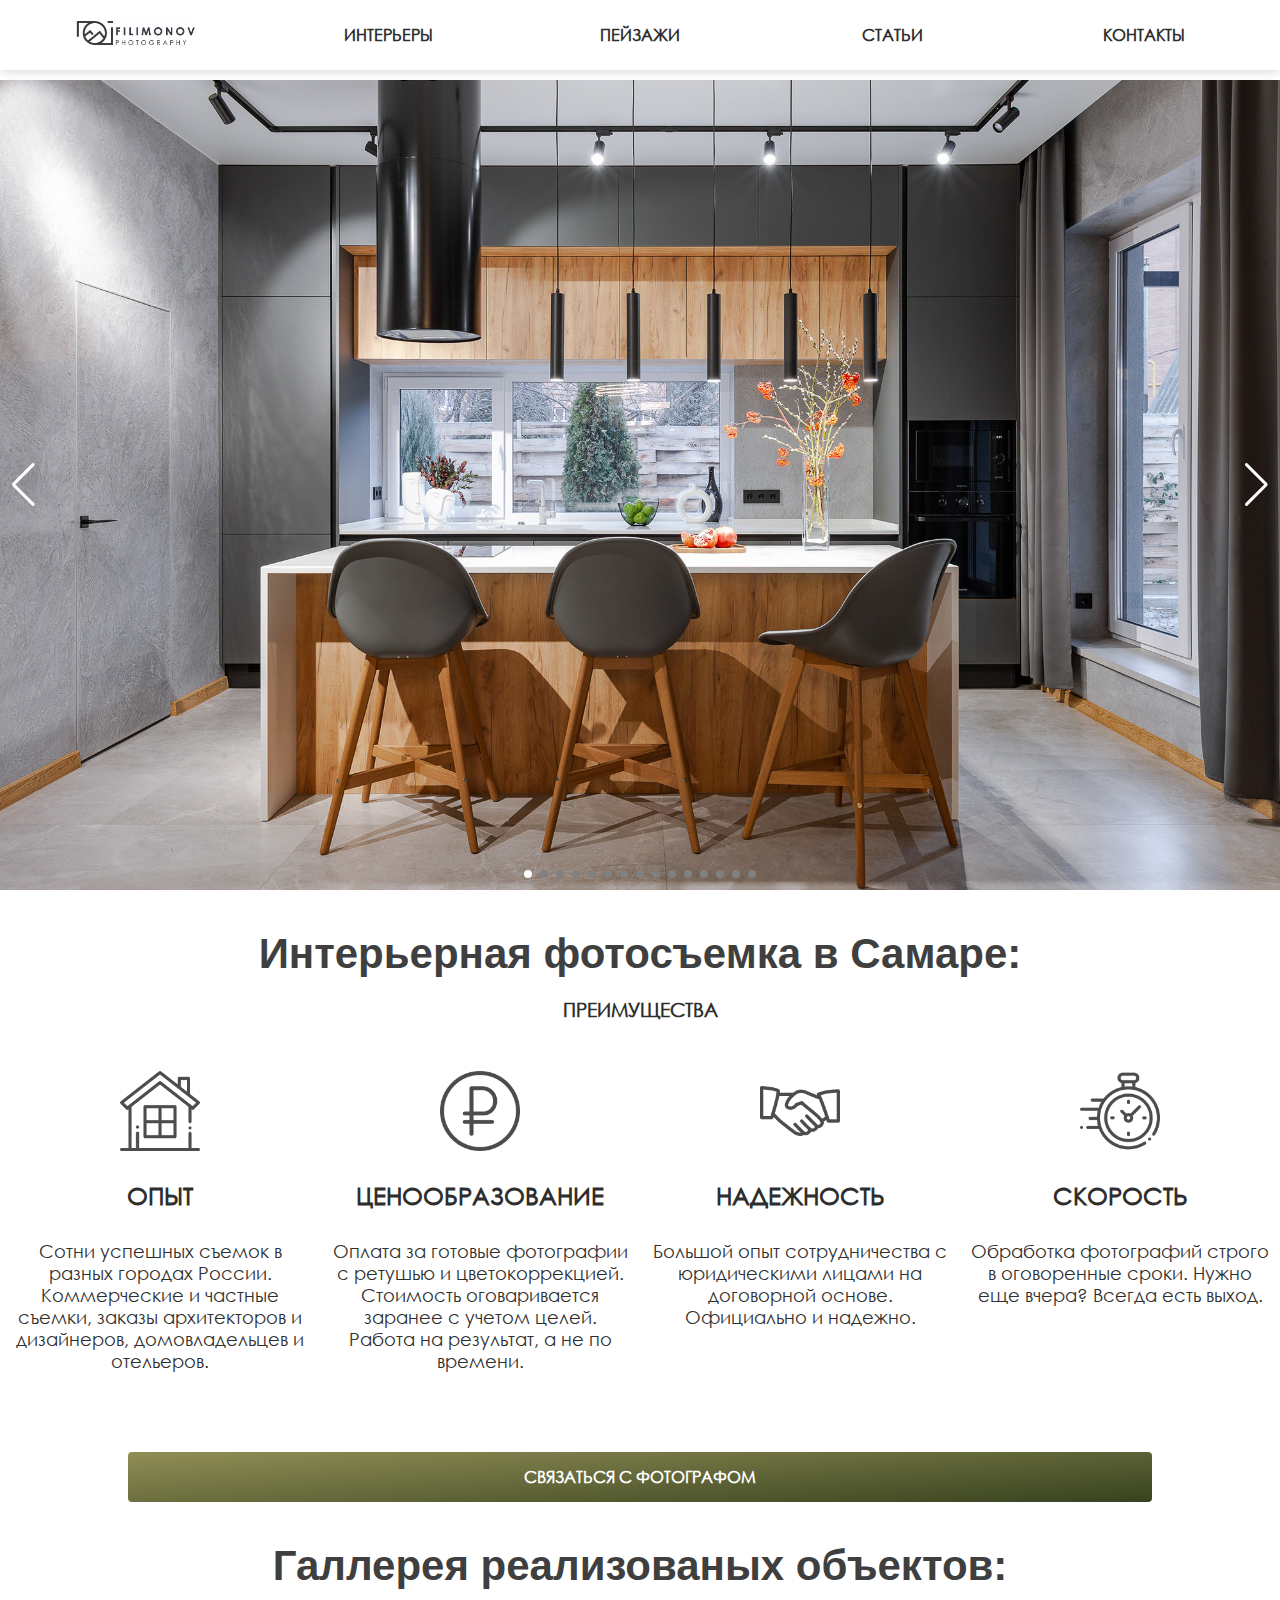
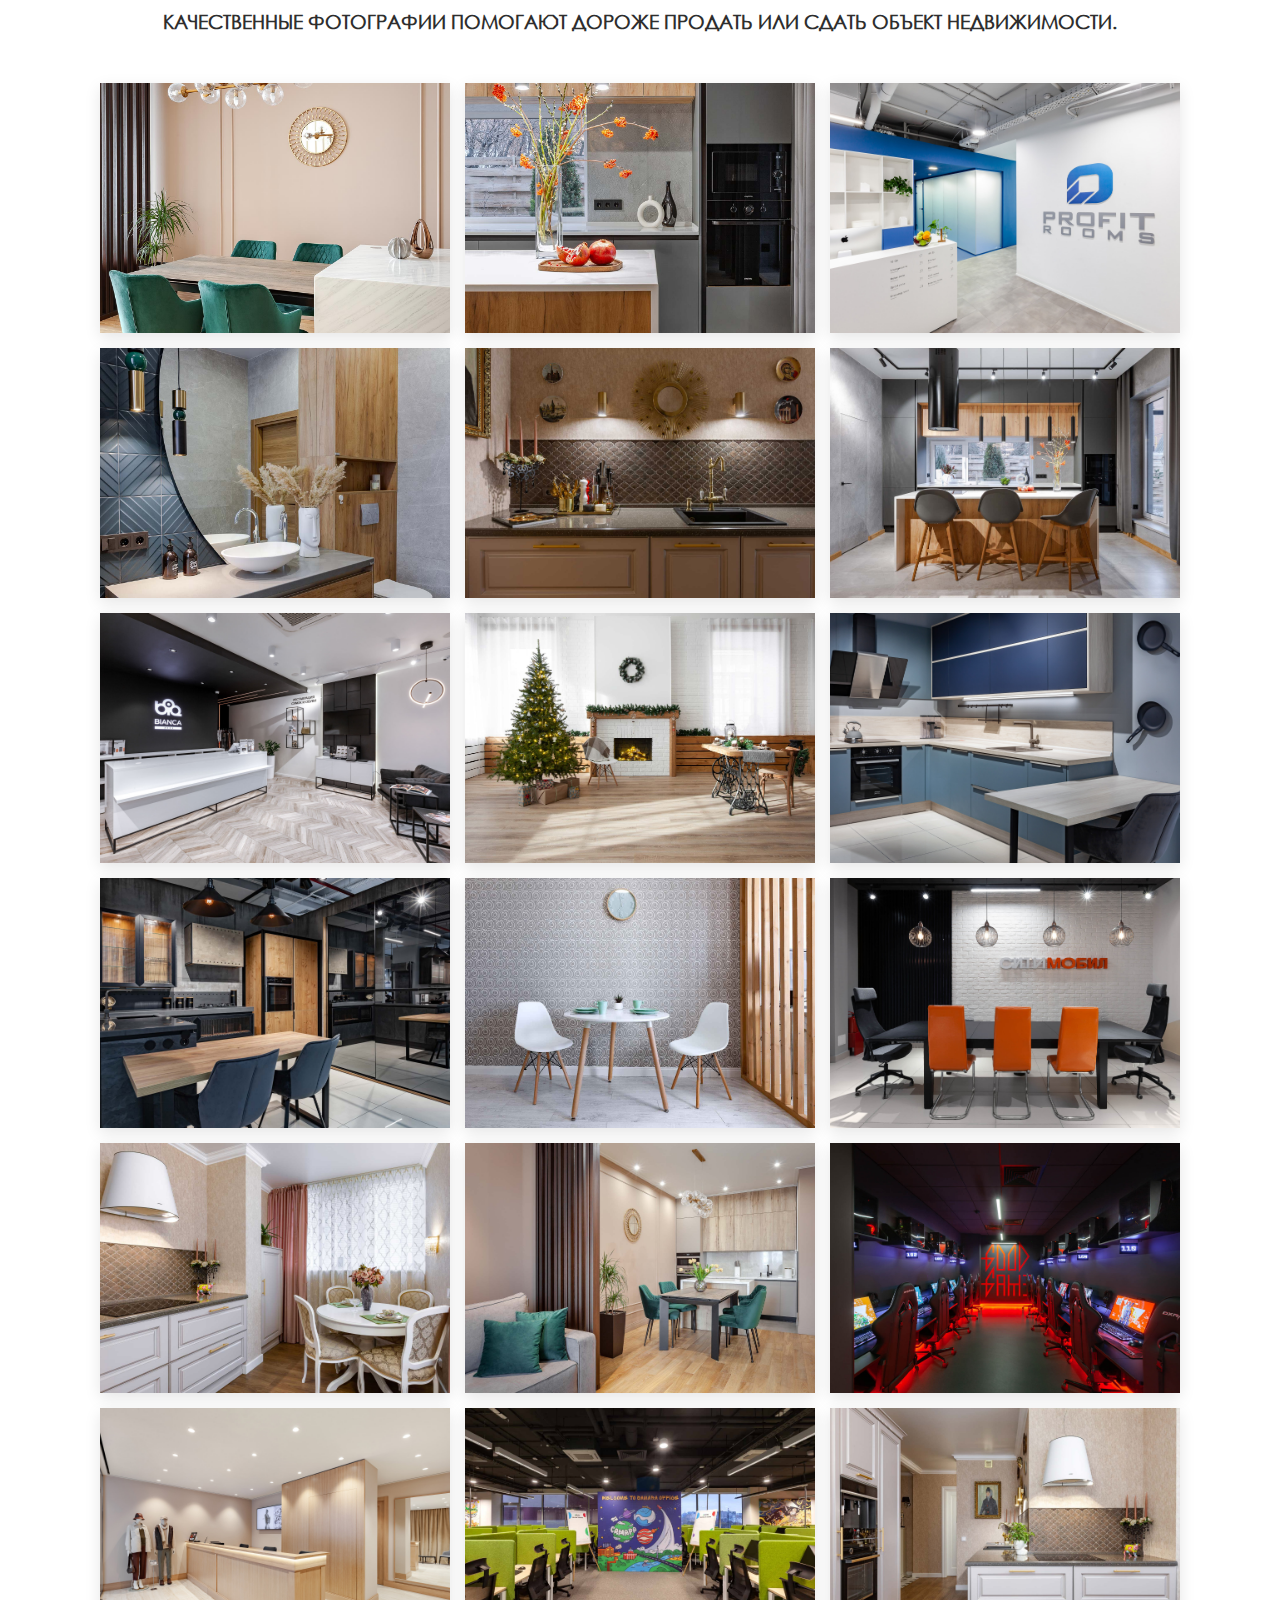
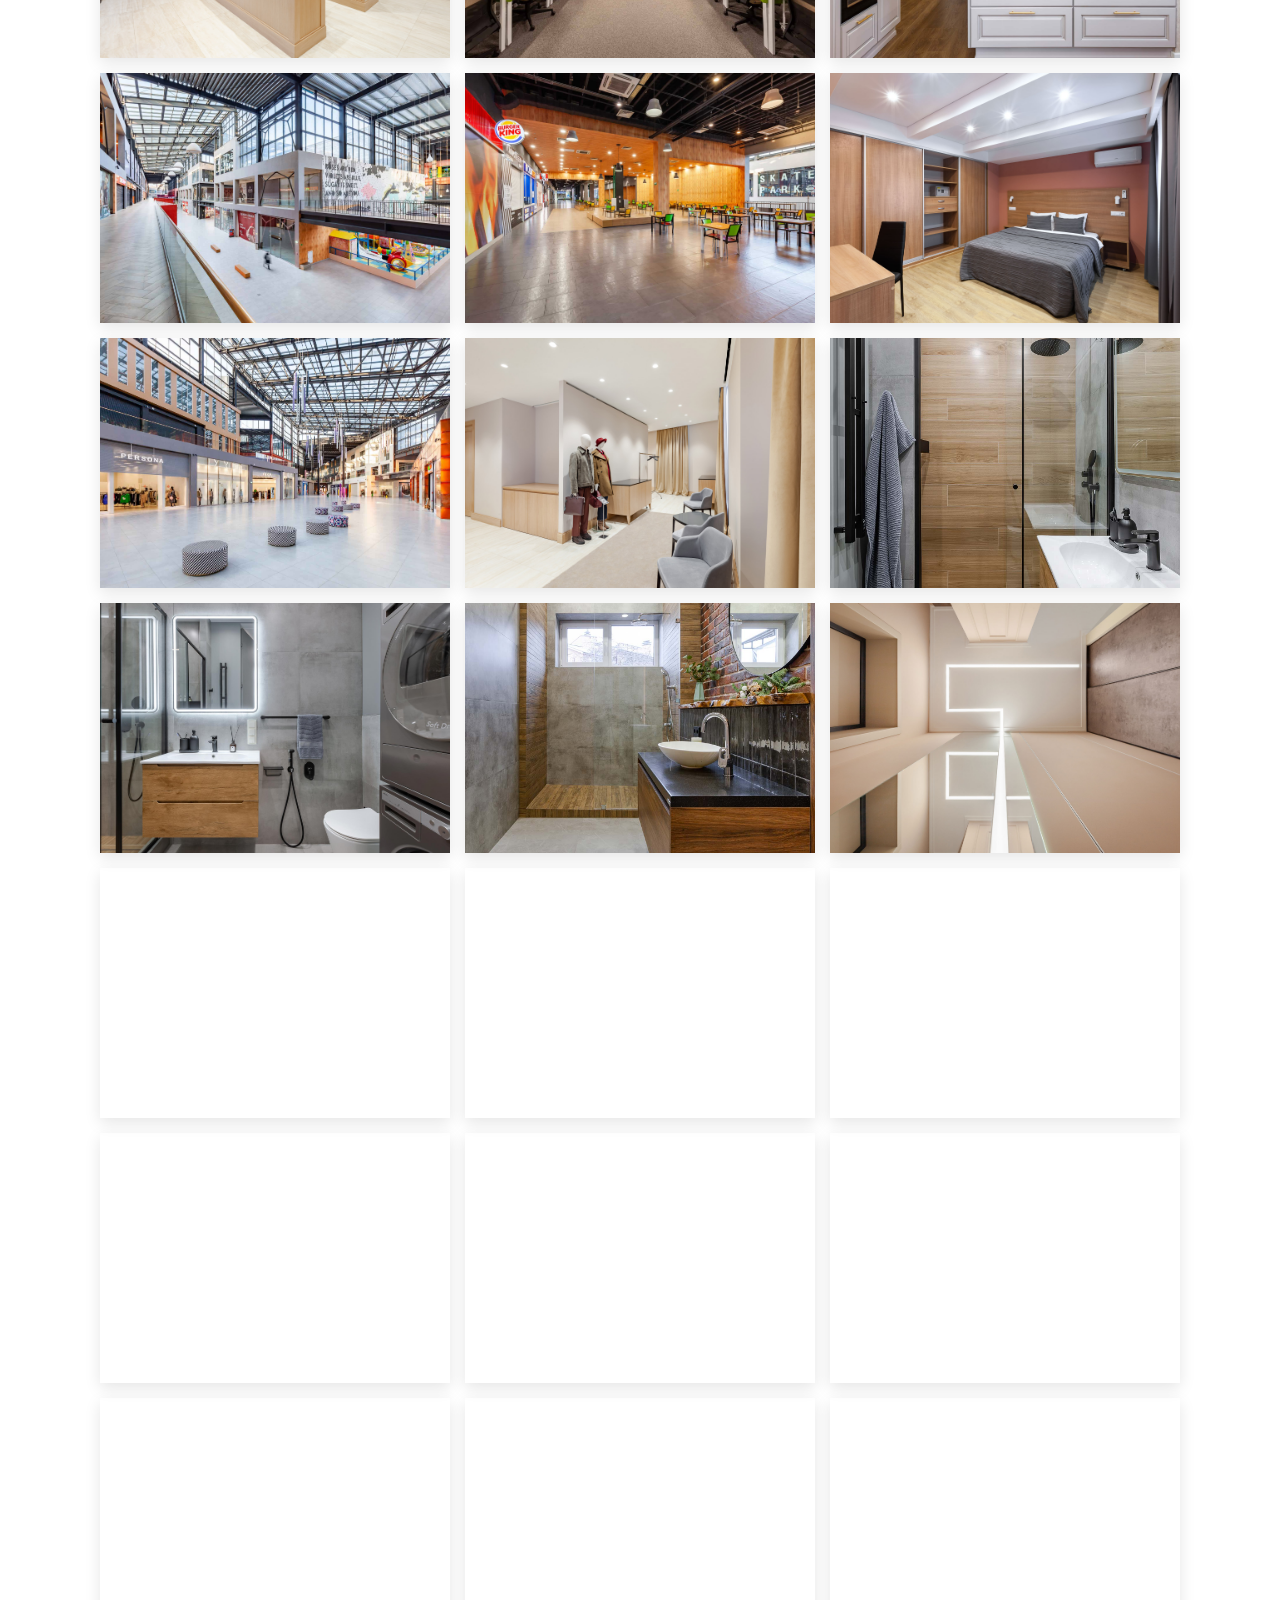
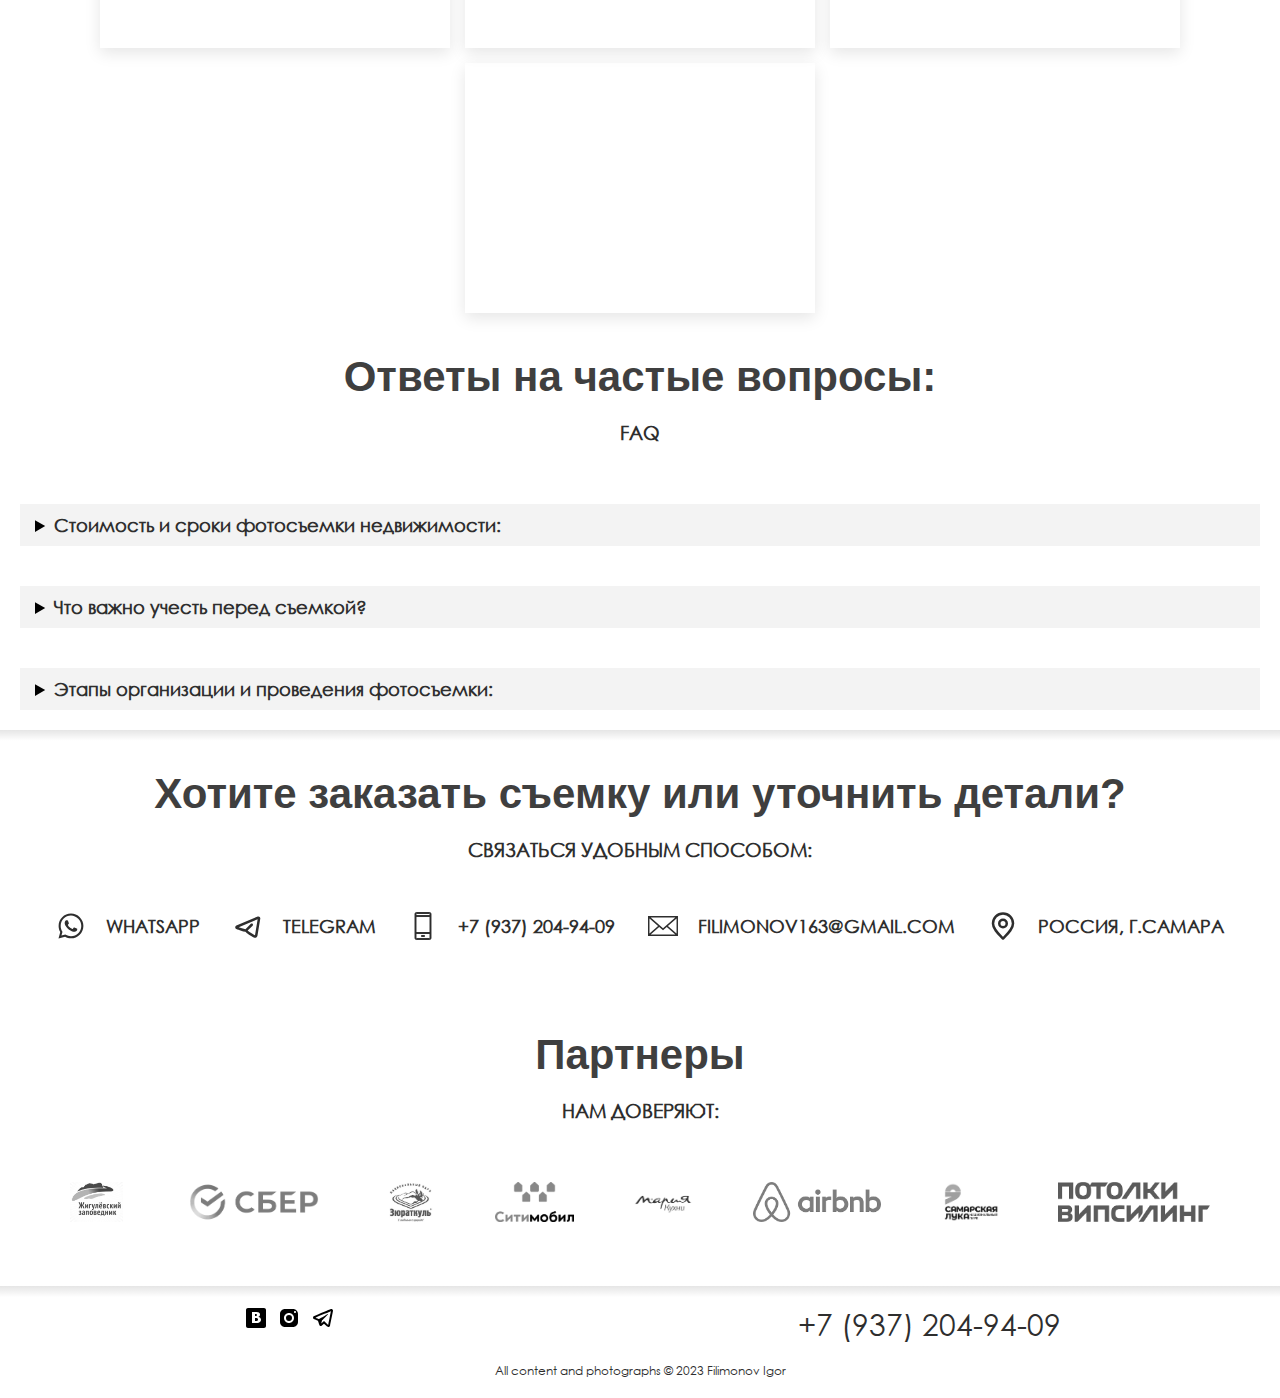
<file: interior.html>
<!DOCTYPE html>
<html lang="ru">

<head>
  <meta charset="utf-8">
  <meta name="viewport" content="width=device-width, initial-scale=1">
  <meta name="keywords" content="Интерьерный фотограф Самара, Интерьерный фотограф в Самаре, Интерьерная съемка Самара, Интерьерная съемка в Самаре, Интерьерная фотография Самара, Интерьерная фотография в Самаре, Интерьерная фотография, Интерьерная съемка, Интерьерный фотограф, Фотограф интерьеров Самара, Фотограф интерьеров в Самаре, Фотограф интерьеров, Фотограф недвижимости в Самаре, Фотограф недвижимости Самара, Фотосъемка недвижимости, Фотосъемка недвижимости в Самаре, Фотограф Самара">
  <meta name="author" content="Филимонов Игорь">
  <meta name="description" content="Интерьерный фотограф в Самаре. Профессиональная съемка интерьеров и экстерьеров">
  <link rel="stylesheet" href="styles/styles.css">
  <title>Интерьерный фотограф | Самара | Филимонов Игорь</title>
  <link rel="icon" href="favicon.ico">
  <link rel="icon" href="images/favicon/icon-favicon.svg" type="image/svg+xml">
  <link rel="manifest" href="manifest.json">
  <link rel="stylesheet" href="https://cdn.jsdelivr.net/npm/swiper@9/swiper-bundle.min.css" />
</head>

<body>

  <!--header-->
  <header class="main-header">
    <nav class="navigation">
      <ul class="navigation-list navigation-list__grid">
        <li class="navigation-list__item">
          <a class="navigation-link reset-list" href="index.html">
            <img class="navigation-logo" src="images/logo_horisontal.jpg" width="120" height="" alt="main logo">
          </a>
        </li>
        <li class="navigation-list__item">
          <a class="navigation-link reset-list" href="interior.html">интерьеры</a>
        </li>
        <li class="navigation-list__item">
          <a class="navigation-link reset-list" href="landscape.html">пейзажи</a>
        </li>
        <li class="navigation-list__item">
          <a class="navigation-link reset-list" href="#">статьи</a>
        </li>
        <li class="navigation-list__item">
          <a class="navigation-link reset-list" href="contacts.html">контакты</a>
        </li>
      </ul>
    </nav>
  </header>

  <main class="main-interior">

    <section class="interior-photography">
      <h1 class="visually-hidden">Интерьерный фотограф</h1>
    </section>

    <section class="gallery">

      <!-- Slider main container -->
      <div class="swiper">
        <!-- Additional required wrapper -->
        <div class="swiper-wrapper">
          <!-- Slides -->
          <div class="swiper-slide">
            <picture class="swiper-slide__image"><img src="/images/interior-swiper/interior-swiper (1).jpg"
                alt="Фото интерьера" width="400px"></picture>
          </div>
          <div class="swiper-slide">
            <picture class="swiper-slide__image"><img src="/images/interior-swiper/interior-swiper (2).jpg"
                alt="Фото интерьера" width="400px"></picture>
          </div>
          <div class="swiper-slide">
            <picture class="swiper-slide__image"><img src="/images/interior-swiper/interior-swiper (3).jpg"
                alt="Фото интерьера" width="400px"></picture>
          </div>
          <div class="swiper-slide">
            <picture class="swiper-slide__image"><img src="/images/interior-swiper/interior-swiper (4).jpg"
                alt="Фото интерьера" width="400px"></picture>
          </div>
          <div class="swiper-slide">
            <picture class="swiper-slide__image"><img src="/images/interior-swiper/interior-swiper (5).jpg"
                alt="Фото интерьера" width="400px"></picture>
          </div>
          <div class="swiper-slide">
            <picture class="swiper-slide__image"><img src="/images/interior-swiper/interior-swiper (6).jpg"
                alt="Фото интерьера" width="400px"></picture>
          </div>
          <div class="swiper-slide">
            <picture class="swiper-slide__image"><img src="/images/interior-swiper/interior-swiper (7).jpg"
                alt="Фото интерьера" width="400px"></picture>
          </div>
          <div class="swiper-slide">
            <picture class="swiper-slide__image"><img src="/images/interior-swiper/interior-swiper (8).jpg"
                alt="Фото интерьера" width="400px"></picture>
          </div>
          <div class="swiper-slide">
            <picture class="swiper-slide__image"><img src="/images/interior-swiper/interior-swiper (9).jpg"
                alt="Фото интерьера" width="400px"></picture>
          </div>
          <div class="swiper-slide">
            <picture class="swiper-slide__image"><img src="/images/interior-swiper/interior-swiper (10).jpg"
                alt="Фото интерьера" width="400px"></picture>
          </div>
          <div class="swiper-slide">
            <picture class="swiper-slide__image"><img src="/images/interior-swiper/interior-swiper (11).jpg"
                alt="Фото интерьера" width="400px"></picture>
          </div>
          <div class="swiper-slide">
            <picture class="swiper-slide__image"><img src="/images/interior-swiper/interior-swiper (12).jpg"
                alt="Фото интерьера" width="400px"></picture>
          </div>
          <div class="swiper-slide">
            <picture class="swiper-slide__image"><img src="/images/interior-swiper/interior-swiper (13).jpg"
                alt="Фото интерьера" width="400px"></picture>
          </div>
          <div class="swiper-slide">
            <picture class="swiper-slide__image"><img src="/images/interior-swiper/interior-swiper (14).jpg"
                alt="Фото интерьера" width="400px"></picture>
          </div>
          <div class="swiper-slide">
            <picture class="swiper-slide__image"><img src="/images/interior-swiper/interior-swiper (15).jpg"
                alt="Фото интерьера" width="400px"></picture>
          </div>
        </div>
        <!-- If we need pagination -->
        <div class="swiper-pagination"></div>

        <!-- If we need navigation buttons -->
        <div class="swiper-button-prev"></div>
        <div class="swiper-button-next"></div>

        <!-- If we need scrollbar -->
        <div class="swiper-scrollbar"></div>
      </div>

      <div class="gallery__add-block">

          <h2 class="gallery__title">Интерьерная фотосъемка в Самаре:</h2>
          <h3 class="gallery__subtitle">преимущества</h3>


        <div class="gallery__advantages">
          <div class="advantages"><img class="advantages__img" src="/images/home.png" width="60px" height="60px">
            <div class="advantages__text">Опыт</div>
            <div class="advantages__subtext">Сотни успешных съемок в разных городах России. Коммерческие и частные съемки, заказы архитекторов и дизайнеров, домовладельцев и отельеров.</div>
          </div>
          <div class="advantages"><img class="advantages__img" src="/images/ruble.png" width="60px" height="60px">
            <div class="advantages__text">Ценообразование</div>
            <div class="advantages__subtext">Оплата за готовые фотографии с ретушью и цветокоррекцией. Стоимость оговаривается заранее с учетом целей. Работа на результат, а не по времени.</div>
          </div>
          <div class="advantages"><img class="advantages__img" src="/images/hand-shake.png" width="60px"
              height="60px">
            <div class="advantages__text">Надежность</div>
            <div class="advantages__subtext">Большой опыт сотрудничества с юридическими лицами на договорной основе. Официально и надежно.</div>
          </div>
          <div class="advantages"><img class="advantages__img" src="/images/clock.png" width="60px" height="60px">
            <div class="advantages__text">Скорость</div>
            <div class="advantages__subtext">Обработка фотографий строго в оговоренные сроки. Нужно еще вчера? Всегда есть выход.</div>
          </div>
        </div>
      </div>

      <a class="gallery__button" href="contacts.html">Связаться с фотографом</a>

      <h2 class="gallery__title">Галлерея реализованых объектов:</h2>
      <h3 class="gallery__subtitle">Качественные фотографии помогают дороже продать или сдать объект недвижимости.</h3>

    <div class="gallery__container">
      <picture class="gallery__image"><img src="/images/interior-gallery/interior-img (1).jpg" alt="Фото интерьера"
          width="400px"></picture>
      <picture class="gallery__image"><img src="/images/interior-gallery/interior-img (2).jpg" alt="Фото интерьера"
          width="400px"></picture>
      <picture class="gallery__image"><img src="/images/interior-gallery/interior-img (3).jpg" alt="Фото интерьера"
          width="400px"></picture>
      <picture class="gallery__image"><img src="/images/interior-gallery/interior-img (4).jpg" alt="Фото интерьера"
          width="400px"></picture>
      <picture class="gallery__image"><img src="/images/interior-gallery/interior-img (5).jpg" alt="Фото интерьера"
          width="400px"></picture>
      <picture class="gallery__image"><img src="/images/interior-gallery/interior-img (6).jpg" alt="Фото интерьера"
          width="400px"></picture>
      <picture class="gallery__image"><img src="/images/interior-gallery/interior-img (7).jpg" alt="Фото интерьера"
          width="400px"></picture>
      <picture class="gallery__image"><img src="/images/interior-gallery/interior-img (8).jpg" alt="Фото интерьера"
          width="400px"></picture>
      <picture class="gallery__image"><img src="/images/interior-gallery/interior-img (9).jpg" alt="Фото интерьера"
          width="400px"></picture>
      <picture class="gallery__image"><img loading="lazy" src="/images/interior-gallery/interior-img (10).jpg"
          alt="Фото интерьера" width="400px"></picture>
      <picture class="gallery__image"><img loading="lazy" src="/images/interior-gallery/interior-img (11).jpg"
          alt="Фото интерьера" width="400px"></picture>
      <picture class="gallery__image"><img loading="lazy" src="/images/interior-gallery/interior-img (12).jpg"
          alt="Фото интерьера" width="400px"></picture>
      <picture class="gallery__image"><img loading="lazy" src="/images/interior-gallery/interior-img (13).jpg"
          alt="Фото интерьера" width="400px"></picture>
      <picture class="gallery__image"><img loading="lazy" src="/images/interior-gallery/interior-img (14).jpg"
          alt="Фото интерьера" width="400px"></picture>
      <picture class="gallery__image"><img loading="lazy" src="/images/interior-gallery/interior-img (15).jpg"
          alt="Фото интерьера" width="400px"></picture>
      <picture class="gallery__image"><img loading="lazy" src="/images/interior-gallery/interior-img (16).jpg"
          alt="Фото интерьера" width="400px"></picture>
      <picture class="gallery__image"><img loading="lazy" src="/images/interior-gallery/interior-img (17).jpg"
          alt="Фото интерьера" width="400px"></picture>
      <picture class="gallery__image"><img loading="lazy" src="/images/interior-gallery/interior-img (18).jpg"
          alt="Фото интерьера" width="400px"></picture>
      <picture class="gallery__image"><img loading="lazy" src="/images/interior-gallery/interior-img (19).jpg"
          alt="Фото интерьера" width="400px"></picture>
      <picture class="gallery__image"><img loading="lazy" src="/images/interior-gallery/interior-img (20).jpg"
          alt="Фото интерьера" width="400px"></picture>
      <picture class="gallery__image"><img loading="lazy" src="/images/interior-gallery/interior-img (21).jpg"
          alt="Фото интерьера" width="400px"></picture>
      <picture class="gallery__image"><img loading="lazy" src="/images/interior-gallery/interior-img (22).jpg"
          alt="Фото интерьера" width="400px"></picture>
      <picture class="gallery__image"><img loading="lazy" src="/images/interior-gallery/interior-img (23).jpg"
          alt="Фото интерьера" width="400px"></picture>
      <picture class="gallery__image"><img loading="lazy" src="/images/interior-gallery/interior-img (24).jpg"
          alt="Фото интерьера" width="400px"></picture>
      <picture class="gallery__image"><img loading="lazy" src="/images/interior-gallery/interior-img (25).jpg"
          alt="Фото интерьера" width="400px"></picture>
      <picture class="gallery__image"><img loading="lazy" src="/images/interior-gallery/interior-img (26).jpg"
          alt="Фото интерьера" width="400px"></picture>
      <picture class="gallery__image"><img loading="lazy" src="/images/interior-gallery/interior-img (27).jpg"
          alt="Фото интерьера" width="400px"></picture>
          <picture class="gallery__image"><img loading="lazy" src="/images/interior-gallery/interior-img (28).jpg"
            alt="Фото интерьера" width="400px"></picture>
        <picture class="gallery__image"><img loading="lazy" src="/images/interior-gallery/interior-img (29).jpg"
            alt="Фото интерьера" width="400px"></picture>
        <picture class="gallery__image"><img loading="lazy" src="/images/interior-gallery/interior-img (30).jpg"
            alt="Фото интерьера" width="400px"></picture>
        <picture class="gallery__image"><img loading="lazy" src="/images/interior-gallery/interior-img (31).jpg"
            alt="Фото интерьера" width="400px"></picture>
        <picture class="gallery__image"><img loading="lazy" src="/images/interior-gallery/interior-img (32).jpg"
            alt="Фото интерьера" width="400px"></picture>
        <picture class="gallery__image"><img loading="lazy" src="/images/interior-gallery/interior-img (33).jpg"
            alt="Фото интерьера" width="400px"></picture>
        <picture class="gallery__image"><img loading="lazy" src="/images/interior-gallery/interior-img (34).jpg"
            alt="Фото интерьера" width="400px"></picture>
        <picture class="gallery__image"><img loading="lazy" src="/images/interior-gallery/interior-img (35).jpg"
            alt="Фото интерьера" width="400px"></picture>
        <picture class="gallery__image"><img loading="lazy" src="/images/interior-gallery/interior-img (36).jpg"
            alt="Фото интерьера" width="400px"></picture>
        <picture class="gallery__image"><img loading="lazy" src="/images/interior-gallery/interior-img (37).jpg"
            alt="Фото интерьера" width="400px"></picture>
      <div class="gallery__popup">
        <span>&times;</span>
        <img src="/images/interior-gallery/interior-img (1).jpg" alt="Фото интерьера">
      </div>
  </section>

  <section class="gallery__faq">
    <h2 class="gallery__title">Ответы на частые вопросы:</h2>
      <h3 class="gallery__subtitle">FAQ</h3>

  <details class="short-blogpost">
    <summary class="short-blogpost__header">Стоимость и сроки фотосъемки недвижимости:</summary>
    <p class="short-blogpost__content">Стоимость рассчитывается индивидуально в зависимости от сложности проекта,
      однако можно вывести наиболее частый вариант взаимодействия:</p>
    <p class="short-blogpost__content"><b>1.</b> После согласования целей и предварительного объема, я снимаю материал
      без ограничения по времени и количеству.</p>
    <p class="short-blogpost__content"><b>2.</b> Вы выбираете из всех кадров необходимое количество фотографий для
      цветокоррекции и ретуши.</p>
    <p class="short-blogpost__content"><b>3.</b> Я произвожу обработку выбранных фотографий и передаю в электронном
      виде.</p>
    <p class="short-blogpost__content"><b>4.</b> Стоимость 1 готовой фотографии от 500 руб. Минимальная стоимость
      съемки <b>5000</b> руб.</p>
    <p class="short-blogpost__content"><b>5.</b> Срок предоставления готовых фотографий напрямую зависит от объема и
      оговаривается заранее. Стандартный срок предоставления результата - до 3 дней.</p>
    <p class="short-blogpost__content"><b>6.</b> Выезд по Самаре – бесплатно. Возможен выезд в любую точку Самарской
      области - в зависимости от удаленности места дополнительно оплачивается топливо.</p>
  </details>

  <details class="short-blogpost">
    <summary class="short-blogpost__header">Что важно учесть перед съемкой?</summary>
    <p class="short-blogpost__content"><b>Время съемки</b><br> Необходимо согласовать время оптимальной освещенности
      интерьера для правильной передачи цветов и светотеневого рисунка. Предпочтительна пасмурная погода, дающая
      рассеяный, нейтральный свет из окон.</p>
    <p class="short-blogpost__content"><b>Порядок</b><br> Перед приездом фотографа необходимо убрать из интерьера
      лишние детали, мусор и прочие не относящиеся к съемке объекты. Особое внимание стоит обратить на провода, яркие
      предметы, предметы личной гигиены. Чем меньше будет предметов в целом, тем аккуратнее будут выглядеть итоговые
      изображения.</p>
    <p class="short-blogpost__content"><b>Чистота</b><br> Перед съёмкой проведите уборку, протрите пыль. Особое
      внимание уделяйте зеркальным, стеклянным и глянцевым поверхностям, телевизору и бытовой технике. На кухне -
      плите, пространству рядом с краном, холодильнику и духовому шкафу. В ванной комнате необходимо вытереть насухо
      все поверхности, убрать предметы личной гигиены.</p>
    <p class="short-blogpost__content"><b>Осветительные приборы</b> <br> Проверьте, чтобы все лампочки работали. Все
      лампочки в устройствах должны быть одинаковыми по яркости и температуре.</p>
    <p class="short-blogpost__content"><b>Текстиль</b><br> В спальне уделите внимание покрывалам и подушкам. Они
      должны быть выглажены, опрятны и соответствовать общей стилистике помещения.</p>
    <p class="short-blogpost__content"><b>Коммерческие помещения</b><br> Важно согласовать такое время съемки, при
      котором на объекте будет минимальное количество персонала.</p>
  </details>

  <details class="short-blogpost">
    <summary class="short-blogpost__header">Этапы организации и проведения фотосъемки:</summary>
    <p class="short-blogpost__content"><b>1.</b> Описание объекта, целей съемки, технических требований к готовым
      фотографиям.</p>
    <p class="short-blogpost__content"><b>2.</b> Согласование предварительных объемов и сроков работ, даты съемки и
      стоимости.</p>
    <p class="short-blogpost__content"><b>3.</b> Проведение фотосъемки объекта. Время съемки не учитывается в
      стоимости - работаем на результат.</p>
    <p class="short-blogpost__content"><b>4.</b> Отбор фотографий заказчиком.</p>
    <p class="short-blogpost__content"><b>5.</b> Цветокоррекция и ретушь выбранных фотографий</p>
    <p class="short-blogpost__content"><b>6.</b> Передача заказчику готового материала в электронном виде ссылкой на
      облачное хранилище.</p>
  </details>

  </section>

  <section class="gallery__contact">
    <h2 class="gallery__title">Хотите заказать съемку или уточнить детали?</h2>
      <h3 class="gallery__subtitle">связаться удобным способом:</h3>


    <ul class="contact__list reset-list">

      <li class="contact__item">
        <a class="contact__link" href="https://wa.me/+79372049409">
        <svg height="20" width="20" viewBox="0 0 24 24" fill="currentColor" xmlns="http://www.w3.org/2000/svg"><g id="SVGRepo_bgCarrier" stroke-width="0"></g><g id="SVGRepo_tracerCarrier" stroke-linecap="round" stroke-linejoin="round"></g><g id="SVGRepo_iconCarrier"> <path d="M2 22L3.41152 16.8691C2.54422 15.3639 2.08876 13.6568 2.09099 11.9196C2.08095 6.44549 6.52644 2 11.99 2C14.6417 2 17.1315 3.02806 19.0062 4.9034C19.9303 5.82266 20.6627 6.91616 21.1611 8.12054C21.6595 9.32492 21.9139 10.6162 21.9096 11.9196C21.9096 17.3832 17.4641 21.8287 12 21.8287C10.3368 21.8287 8.71374 21.4151 7.26204 20.6192L2 22ZM7.49424 18.8349L7.79675 19.0162C9.06649 19.7676 10.5146 20.1644 11.99 20.1654C16.5264 20.1654 20.2263 16.4662 20.2263 11.9291C20.2263 9.73176 19.3696 7.65554 17.8168 6.1034C17.0533 5.33553 16.1453 4.72636 15.1453 4.31101C14.1452 3.89565 13.0728 3.68232 11.99 3.68331C7.44343 3.6839 3.74476 7.38316 3.74476 11.9202C3.74476 13.4724 4.17843 14.995 5.00502 16.3055L5.19645 16.618L4.35982 19.662L7.49483 18.8354L7.49424 18.8349Z" fill="currentColor"></path> <path fill-rule="evenodd" clip-rule="evenodd" d="M9.52024 7.76662C9.33885 7.35303 9.13737 7.34298 8.96603 7.34298C8.81477 7.33294 8.65288 7.33294 8.48154 7.33294C8.32083 7.33294 8.04845 7.39321 7.81684 7.64549C7.58464 7.89719 6.95007 8.49217 6.95007 9.71167C6.95007 10.9318 7.83693 12.1111 7.95805 12.2724C8.07858 12.4337 9.67149 15.0139 12.192 16.0124C14.2883 16.839 14.712 16.6777 15.1657 16.6269C15.6189 16.5767 16.6275 16.0325 16.839 15.4476C17.0405 14.8733 17.0405 14.3693 16.9802 14.2682C16.9199 14.1678 16.748 14.1069 16.5064 13.9758C16.2541 13.8552 15.0446 13.2502 14.813 13.1693C14.5808 13.0889 14.4195 13.0487 14.2582 13.2904C14.0969 13.5427 13.623 14.0969 13.4724 14.2582C13.3306 14.4195 13.1799 14.4396 12.9377 14.3185C12.686 14.1979 11.8895 13.9356 10.9418 13.0889C10.2056 12.4331 9.71167 11.6171 9.56041 11.3755C9.41979 11.1232 9.54032 10.992 9.67149 10.8709C9.78257 10.7604 9.92378 10.579 10.0449 10.4378C10.1654 10.296 10.2056 10.1855 10.2966 10.0242C10.377 9.86292 10.3368 9.71167 10.2765 9.59114C10.2157 9.48006 9.74239 8.25997 9.52024 7.76603V7.76662Z" fill="currentColor"></path> </g></svg>
        WhatsApp 
      </a>
      </li>

      <li class="contact__item">
        <a class="contact__link" href="https://t.me/filimonov063">
          <svg height="20" width="20" viewBox="0 0 24 24" version="1.1" xmlns="http://www.w3.org/2000/svg" xmlns:xlink="http://www.w3.org/1999/xlink" fill="currentColor"><g id="SVGRepo_bgCarrier" stroke-width="0"></g><g id="SVGRepo_tracerCarrier" stroke-linecap="round" stroke-linejoin="round"></g><g id="SVGRepo_iconCarrier"> <title>telegram_line</title> <g id="页面-1" stroke="none" stroke-width="1" fill="none" fill-rule="evenodd"> <g id="Brand" transform="translate(-672.000000, -0.000000)"> <g id="telegram_line" transform="translate(672.000000, 0.000000)"> <path d="M24,0 L24,24 L0,24 L0,0 L24,0 Z M12.5934901,23.257841 L12.5819402,23.2595131 L12.5108777,23.2950439 L12.4918791,23.2987469 L12.4918791,23.2987469 L12.4767152,23.2950439 L12.4056548,23.2595131 C12.3958229,23.2563662 12.3870493,23.2590235 12.3821421,23.2649074 L12.3780323,23.275831 L12.360941,23.7031097 L12.3658947,23.7234994 L12.3769048,23.7357139 L12.4804777,23.8096931 L12.4953491,23.8136134 L12.4953491,23.8136134 L12.5071152,23.8096931 L12.6106902,23.7357139 L12.6232938,23.7196733 L12.6232938,23.7196733 L12.6266527,23.7031097 L12.609561,23.275831 C12.6075724,23.2657013 12.6010112,23.2592993 12.5934901,23.257841 L12.5934901,23.257841 Z M12.8583906,23.1452862 L12.8445485,23.1473072 L12.6598443,23.2396597 L12.6498822,23.2499052 L12.6498822,23.2499052 L12.6471943,23.2611114 L12.6650943,23.6906389 L12.6699349,23.7034178 L12.6699349,23.7034178 L12.678386,23.7104931 L12.8793402,23.8032389 C12.8914285,23.8068999 12.9022333,23.8029875 12.9078286,23.7952264 L12.9118235,23.7811639 L12.8776777,23.1665331 C12.8752882,23.1545897 12.8674102,23.1470016 12.8583906,23.1452862 L12.8583906,23.1452862 Z M12.1430473,23.1473072 C12.1332178,23.1423925 12.1221763,23.1452606 12.1156365,23.1525954 L12.1099173,23.1665331 L12.0757714,23.7811639 C12.0751323,23.7926639 12.0828099,23.8018602 12.0926481,23.8045676 L12.108256,23.8032389 L12.3092106,23.7104931 L12.3186497,23.7024347 L12.3186497,23.7024347 L12.3225043,23.6906389 L12.340401,23.2611114 L12.337245,23.2485176 L12.337245,23.2485176 L12.3277531,23.2396597 L12.1430473,23.1473072 Z" id="MingCute" fill-rule="nonzero"> </path> <path d="M21.8394,6.05639 C22.0315,4.8917 20.8652,3.97177 19.7773,4.42984 L2.67703,11.63 C1.48461,12.132 1.42351,13.8558 2.67788,14.3758 C3.60596,14.7605 5.02633,15.3246 6.45085,15.7943 C7.61932,16.1795 8.8931,16.5371 9.91353,16.6383 C10.1929,16.9725 10.5445,17.2935 10.9017,17.5872 C11.4487,18.0371 12.1074,18.5012 12.7873,18.9455 C14.1489,19.8352 15.6597,20.6865 16.678,21.2396 C17.8949,21.9006 19.3517,21.1395 19.5705,19.8131 L21.8394,6.05639 Z M4.59485,12.9925 L19.7186,6.62459 L17.6009,19.4649 C16.6024,18.9219 15.163,18.1087 13.8813,17.2713 C13.2329,16.8475 12.6407,16.4279 12.172,16.0425 C12.0051,15.9052 11.8638,15.7802 11.7461,15.6683 L15.7072,11.7071 C16.0977,11.3166 16.0977,10.6834 15.7072,10.2929 C15.3167,9.90237 14.6835,9.90237 14.293,10.2929 L9.95476,14.6311 C9.22132,14.5373 8.19888,14.2647 7.07709,13.8949 C6.21377,13.6102 5.34574,13.2869 4.59485,12.9925 Z" fill="currentColor"> </path> </g> </g> </g> </g></svg>
          Telegram
        </a>

        
      </li>

      <li class="contact__item">
        <a class="contact__link" href="tel:+79372049409">
        <svg height="20" width="20" viewBox="0 0 32 32" version="1.1" xmlns="http://www.w3.org/2000/svg" xmlns:xlink="http://www.w3.org/1999/xlink" fill="#ff0000" stroke="currentColor"><g id="SVGRepo_bgCarrier" stroke-width="0"></g><g id="SVGRepo_tracerCarrier" stroke-linecap="round" stroke-linejoin="round"></g><g id="SVGRepo_iconCarrier"> <g id="icomoon-ignore"> </g> <path d="M23.086 1.606h-14.173c-0.797 0-1.444 0.647-1.444 1.444v25.901c0 0.798 0.647 1.444 1.444 1.444h14.173c0.797 0 1.444-0.646 1.444-1.444v-25.901c0-0.797-0.647-1.444-1.444-1.444zM23.464 28.951c0 0.208-0.169 0.377-0.377 0.377h-14.173c-0.208 0-0.377-0.169-0.377-0.377v-4.95h14.928v4.95zM23.464 22.934h-14.928v-17.042h14.928v17.042zM23.464 4.826h-14.928v-1.776c0-0.208 0.169-0.378 0.377-0.378h14.173c0.208 0 0.377 0.17 0.377 0.378v1.776z" fill="currentColor"> </path> <path d="M14.401 26.129h3.199v1.066h-3.199v-1.066z" fill="currentColor"> </path> </g></svg>
        +7 (937) 204-94-09  
      </a>
      </li>

      <li class="contact__item">
        <a class="contact__link"
          href="mailto:filimonov163@gmail.com?subject=Заказать интерьерную съемку">
        <svg height="20" width="20" xmlns="http://www.w3.org/2000/svg" viewBox="0 0 485.4 485.4" xml:space="preserve">
          <path style="fill:currentColor"
            d="M0 82v322h485V82H0zm243 199L44 106h398L243 281zm-80-38L24 365V120l139 123zm18 16 62 53 61-53 138 121H43l138-121zm141-16 140-123v245L322 243z" />
        </svg>
        filimonov163@gmail.com
        </a>
      </li>

      <li class="contact__item">
        <a class="contact__link" href="https://yandex.ru/maps/-/CCUvqFb2kC">
          <svg height="20" width="20" viewBox="0 0 24 24" fill="none" xmlns="http://www.w3.org/2000/svg"><g id="SVGRepo_bgCarrier" stroke-width="0"></g><g id="SVGRepo_tracerCarrier" stroke-linecap="round" stroke-linejoin="round"></g><g id="SVGRepo_iconCarrier"> <path d="M12 13C13.6569 13 15 11.6569 15 10C15 8.34315 13.6569 7 12 7C10.3431 7 9 8.34315 9 10C9 11.6569 10.3431 13 12 13Z" stroke="currentColor" stroke-width="2" stroke-linecap="round" stroke-linejoin="round"></path> <path d="M12 22C16 18 20 14.4183 20 10C20 5.58172 16.4183 2 12 2C7.58172 2 4 5.58172 4 10C4 14.4183 8 18 12 22Z" stroke="currentColor" stroke-width="2" stroke-linecap="round" stroke-linejoin="round"></path> </g></svg>
        Россия, г.Самара
        </a>
      </li>
  </section>

  <section class="gallery__partners">
    <h2 class="gallery__title">Партнеры</h2>
    <h3 class="gallery__subtitle">нам доверяют:</h3>
    <div class="partners__wrapper">
    <picture class="partners__image"><img src="/images/partners/partner-logo (1).jpg" alt="Партнеры и клиенты" height="40px"></picture>
    <picture class="partners__image"><img src="/images/partners/partner-logo (2).png" alt="Партнеры и клиенты" height="40px"></picture>
    <picture class="partners__image"><img src="/images/partners/partner-logo (2).jpg" alt="Партнеры и клиенты" height="40px"></picture>
    <picture class="partners__image"><img src="/images/partners/partner-logo (1).png" alt="Партнеры и клиенты" height="40px"></picture>
    <picture class="partners__image"><img src="/images/partners/partner-logo (3).png" alt="Партнеры и клиенты" height="40px"></picture>
    <picture class="partners__image"><img src="/images/partners/partner-logo (4).png" alt="Партнеры и клиенты" height="40px"></picture>
    <picture class="partners__image"><img src="/images/partners/partner-logo (5).png" alt="Партнеры и клиенты" height="40px"></picture>
    <picture class="partners__image"><img src="/images/partners/partner-logo (6).png" alt="Партнеры и клиенты" height="40px"></picture>
    </div>
  </section>

</main>

  <button class="up-button" type="button">
    ↑
    <span class="visually-hidden">Наверх</span>
  </button>

  <!--footer-->

  <footer class="footer">
    <!-- Social-media -->
    <ul class="footer-social__list footer-social-list__grid">
      <li class="footer-social__item reset-list">
        <a class="footer-social__link" href="https://vk.com/filimonov_i">
          <svg xmlns="http://www.w3.org/2000/svg" x="0px" y="0px" width="24" height="24" viewBox="0 0 24 24">
            <path
              d="M 4 2 C 2.898438 2 2 2.898438 2 4 L 2 20 C 2 21.101563 2.898438 22 4 22 L 20 22 C 21.101563 22 22 21.101563 22 20 L 22 4 C 22 2.898438 21.101563 2 20 2 Z M 8 6 L 11.875 6 C 13.074219 6 16 6.046875 16 8.53125 C 16 10.011719 14.992188 10.652344 14.53125 10.84375 L 14.53125 10.90625 C 15.71875 10.90625 17 12.15625 17 13.53125 C 17 15.011719 16.382813 17 12.40625 17 L 8 17 Z M 11 8 L 11 10 C 11 10 11.910156 10 12.0625 10 C 12.921875 10 13 9.242188 13 9.0625 C 13 8.949219 12.984375 8 12.03125 8 Z M 11 12 L 11 15 C 11 15 12.25 14.96875 12.5 14.96875 C 13.796875 14.96875 14 13.871094 14 13.46875 C 14 12.859375 13.65625 12 12.53125 12 C 12.261719 12 11 12 11 12 Z">
            </path>
          </svg>
          <span class="visually-hidden">Vkontakte.</span>
        </a>
      </li>
      <li class="footer-social__item reset-list">
        <a class="footer-social__link" href="https://www.instagram.com/filimonov_i">
          <svg xmlns="http://www.w3.org/2000/svg" x="0px" y="0px" width="24" height="24" viewBox="0 0 24 24">
            <path
              d="M 8 3 C 5.239 3 3 5.239 3 8 L 3 16 C 3 18.761 5.239 21 8 21 L 16 21 C 18.761 21 21 18.761 21 16 L 21 8 C 21 5.239 18.761 3 16 3 L 8 3 z M 18 5 C 18.552 5 19 5.448 19 6 C 19 6.552 18.552 7 18 7 C 17.448 7 17 6.552 17 6 C 17 5.448 17.448 5 18 5 z M 12 7 C 14.761 7 17 9.239 17 12 C 17 14.761 14.761 17 12 17 C 9.239 17 7 14.761 7 12 C 7 9.239 9.239 7 12 7 z M 12 9 A 3 3 0 0 0 9 12 A 3 3 0 0 0 12 15 A 3 3 0 0 0 15 12 A 3 3 0 0 0 12 9 z">
            </path>
          </svg>

          <span class="visually-hidden">Instagram.</span>
        </a>
      </li>
      <li class="footer-social__item reset-list">
        <a class="footer-social__link" href="https://t.me/filimonov063">
          <svg xmlns="http://www.w3.org/2000/svg" x="0px" y="0px" width="24" height="24" viewBox="0 0 24 24">
            <path
              d="M 20.302734 2.984375 C 20.013769 2.996945 19.748583 3.080055 19.515625 3.171875 C 19.300407 3.256634 18.52754 3.5814726 17.296875 4.0976562 C 16.06621 4.61384 14.435476 5.2982348 12.697266 6.0292969 C 9.2208449 7.4914211 5.314238 9.1361259 3.3125 9.9785156 C 3.243759 10.007156 2.9645852 10.092621 2.65625 10.328125 C 2.3471996 10.564176 2.0039062 11.076462 2.0039062 11.636719 C 2.0039062 12.088671 2.2295201 12.548966 2.5019531 12.8125 C 2.7743861 13.076034 3.0504903 13.199244 3.28125 13.291016 L 3.28125 13.289062 C 4.0612776 13.599827 6.3906939 14.531938 6.9453125 14.753906 C 7.1420423 15.343433 7.9865895 17.867278 8.1875 18.501953 L 8.1855469 18.501953 C 8.3275588 18.951162 8.4659791 19.243913 8.6582031 19.488281 C 8.7543151 19.610465 8.8690398 19.721184 9.0097656 19.808594 C 9.0637596 19.842134 9.1235454 19.868148 9.1835938 19.892578 C 9.191962 19.896131 9.2005867 19.897012 9.2089844 19.900391 L 9.1855469 19.894531 C 9.2029579 19.901531 9.2185841 19.911859 9.2363281 19.917969 C 9.2652427 19.927926 9.2852873 19.927599 9.3242188 19.935547 C 9.4612233 19.977694 9.5979794 20.005859 9.7246094 20.005859 C 10.26822 20.005859 10.601562 19.710937 10.601562 19.710938 L 10.623047 19.695312 L 12.970703 17.708984 L 15.845703 20.369141 C 15.898217 20.443289 16.309604 21 17.261719 21 C 17.829844 21 18.279025 20.718791 18.566406 20.423828 C 18.853787 20.128866 19.032804 19.82706 19.113281 19.417969 L 19.115234 19.416016 C 19.179414 19.085834 21.931641 5.265625 21.931641 5.265625 L 21.925781 5.2890625 C 22.011441 4.9067171 22.036735 4.5369631 21.935547 4.1601562 C 21.834358 3.7833495 21.561271 3.4156252 21.232422 3.2226562 C 20.903572 3.0296874 20.591699 2.9718046 20.302734 2.984375 z M 19.908203 5.1738281 C 19.799442 5.7198576 17.33401 18.105877 17.181641 18.882812 L 13.029297 15.041016 L 10.222656 17.414062 L 11 14.375 C 11 14.375 16.362547 8.9468594 16.685547 8.6308594 C 16.945547 8.3778594 17 8.2891719 17 8.2011719 C 17 8.0841719 16.939781 8 16.800781 8 C 16.675781 8 16.506016 8.1197812 16.416016 8.1757812 C 15.272368 8.8887854 10.401283 11.664685 8.0058594 13.027344 C 7.8617016 12.96954 5.6973962 12.100458 4.53125 11.634766 C 6.6055146 10.76177 10.161156 9.2658083 13.472656 7.8730469 C 15.210571 7.142109 16.840822 6.4570977 18.070312 5.9414062 C 19.108158 5.5060977 19.649538 5.2807035 19.908203 5.1738281 z M 17.152344 19.025391 C 17.152344 19.025391 17.154297 19.025391 17.154297 19.025391 C 17.154252 19.025621 17.152444 19.03095 17.152344 19.03125 C 17.153615 19.024789 17.15139 19.03045 17.152344 19.025391 z">
            </path>
          </svg>
          <span class="visually-hidden">Telegram</span>
        </a>
      </li>
    </ul>
    <!-- Contact Phone -->
    <div class="footer-contacts">
      <h2 class="visually-hidden">Контакты.</h2>
      <a class="footer-contacts__phone" href="tel:+79372049409">+7 (937) 204-94-09</a>
    </div>
    <p class="footer-copyrights">All content and photographs © 2023 Filimonov Igor</p>
  </footer>
  <script src="js/main.js" type="module"></script>
  <script src="js/gallery.js" type="module"></script>
  <script src="https://cdn.jsdelivr.net/npm/swiper@9/swiper-bundle.min.js"></script>
  <!-- Yandex.Metrika counter -->
<script type="text/javascript" >
  (function(m,e,t,r,i,k,a){m[i]=m[i]||function(){(m[i].a=m[i].a||[]).push(arguments)};
  m[i].l=1*new Date();
  for (var j = 0; j < document.scripts.length; j++) {if (document.scripts[j].src === r) { return; }}
  k=e.createElement(t),a=e.getElementsByTagName(t)[0],k.async=1,k.src=r,a.parentNode.insertBefore(k,a)})
  (window, document, "script", "https://mc.yandex.ru/metrika/tag.js", "ym");

  ym(93546476, "init", {
       clickmap:true,
       trackLinks:true,
       accurateTrackBounce:true
  });
</script>
<noscript><div><img src="https://mc.yandex.ru/watch/93546476" style="position:absolute; left:-9999px;" alt="" /></div></noscript>
<!-- /Yandex.Metrika counter -->
<!-- Google tag (gtag.js) -->
<script async src="https://www.googletagmanager.com/gtag/js?id=G-L8T62VSPFT"></script>
<script>
  window.dataLayer = window.dataLayer || [];
  function gtag(){dataLayer.push(arguments);}
  gtag('js', new Date());

  gtag('config', 'G-L8T62VSPFT');
</script>
</body>

</html>
</file>
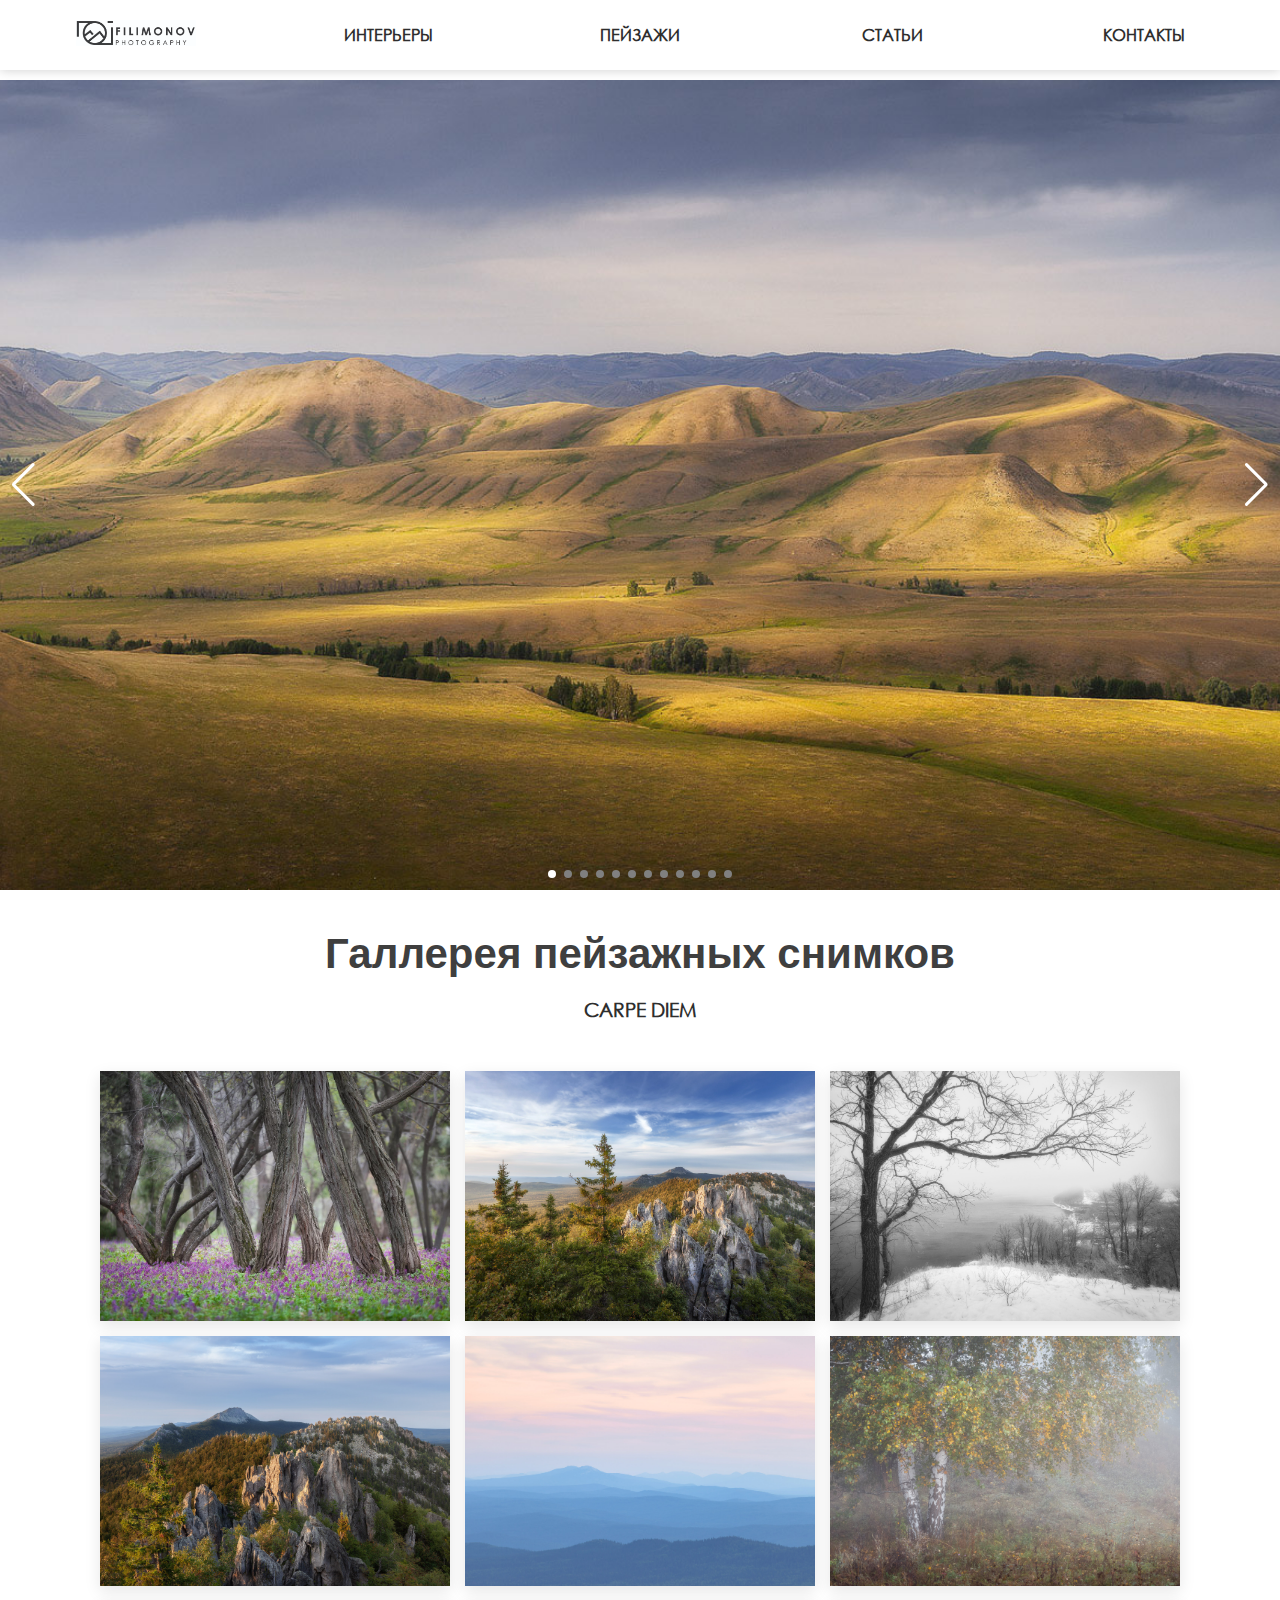
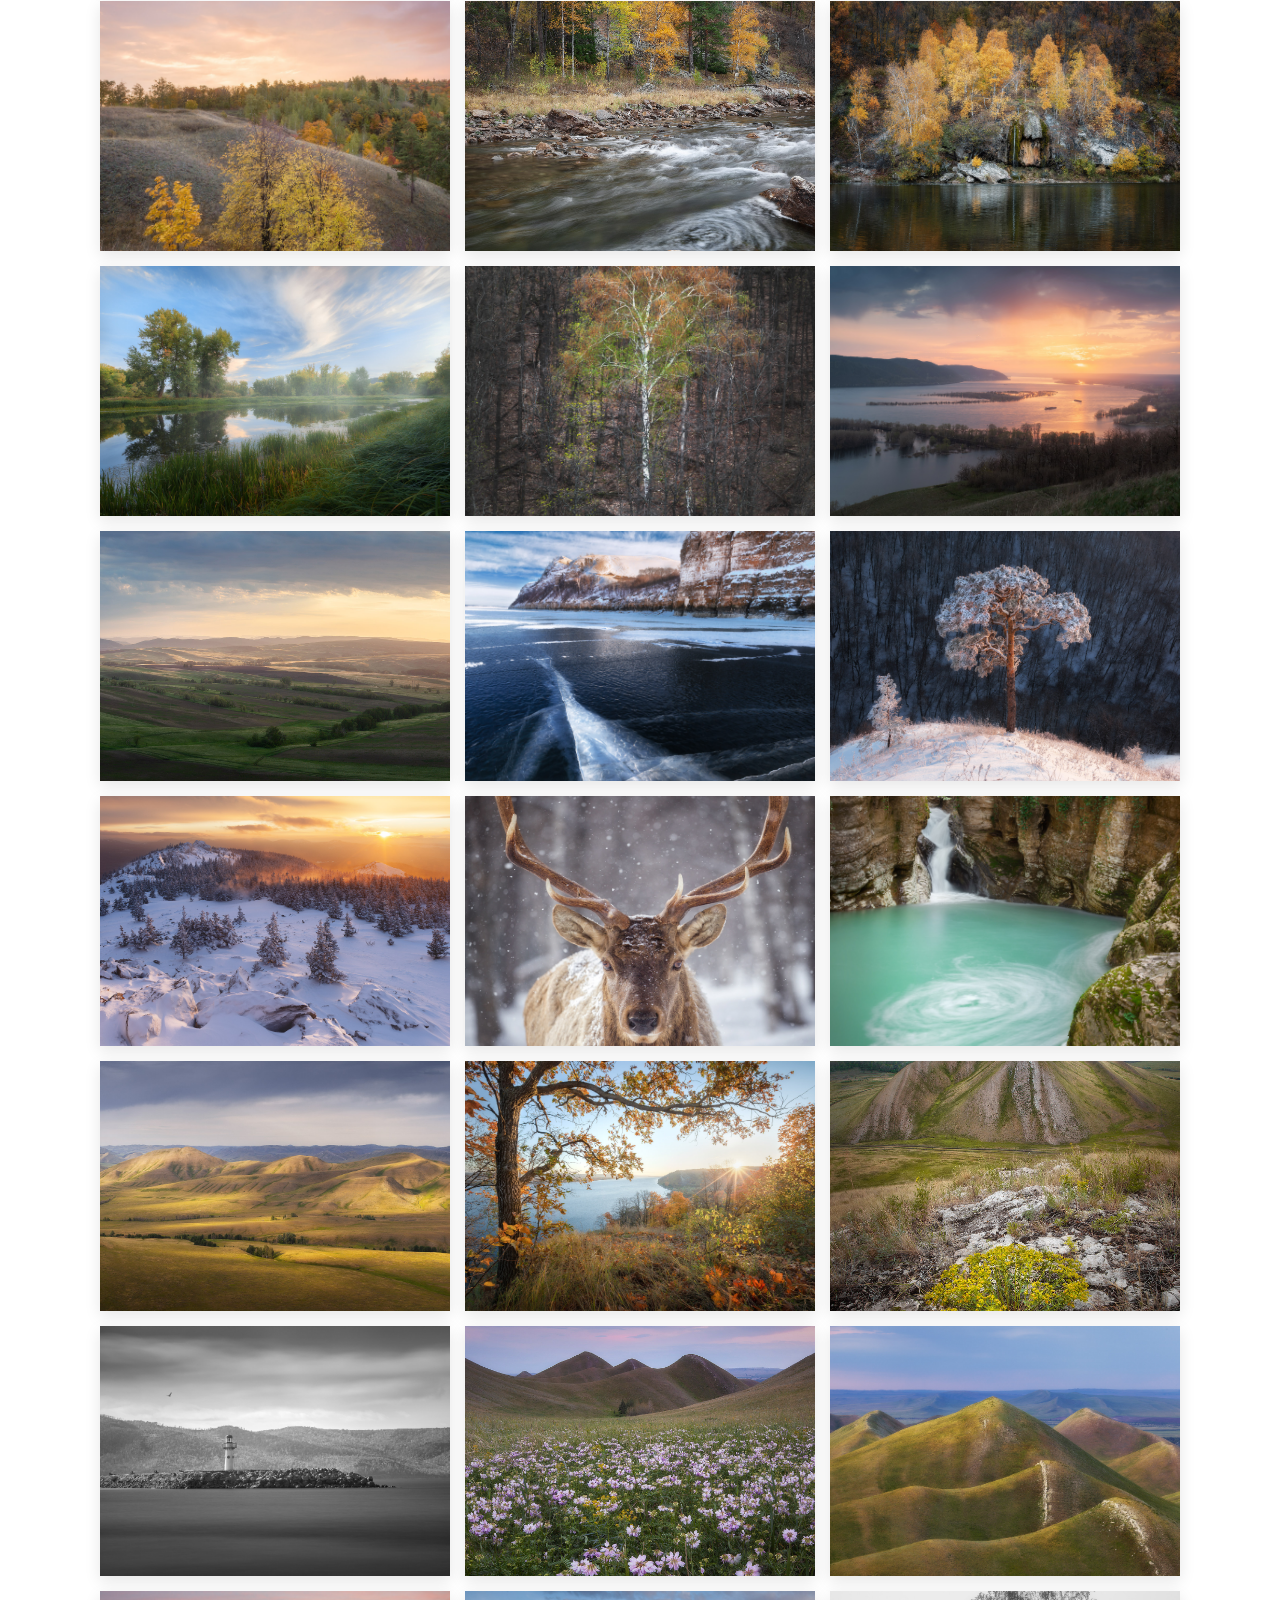
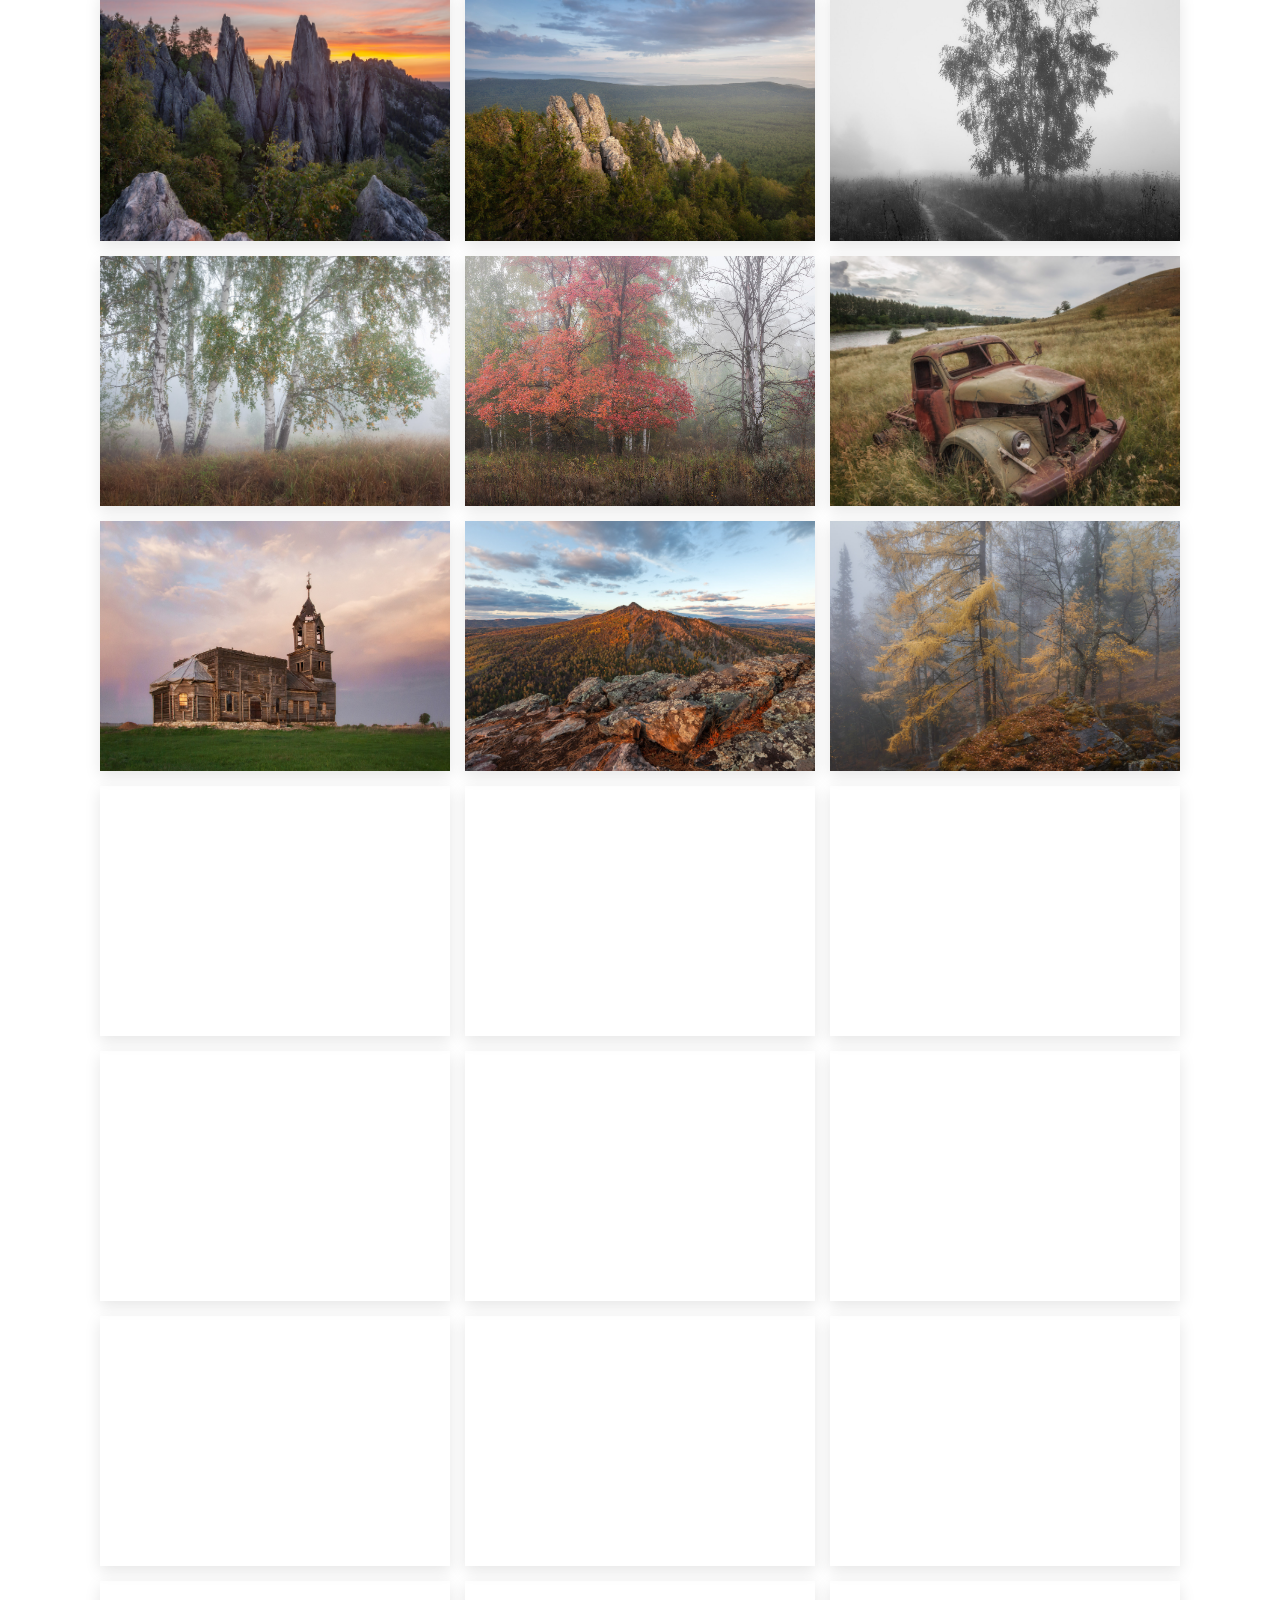
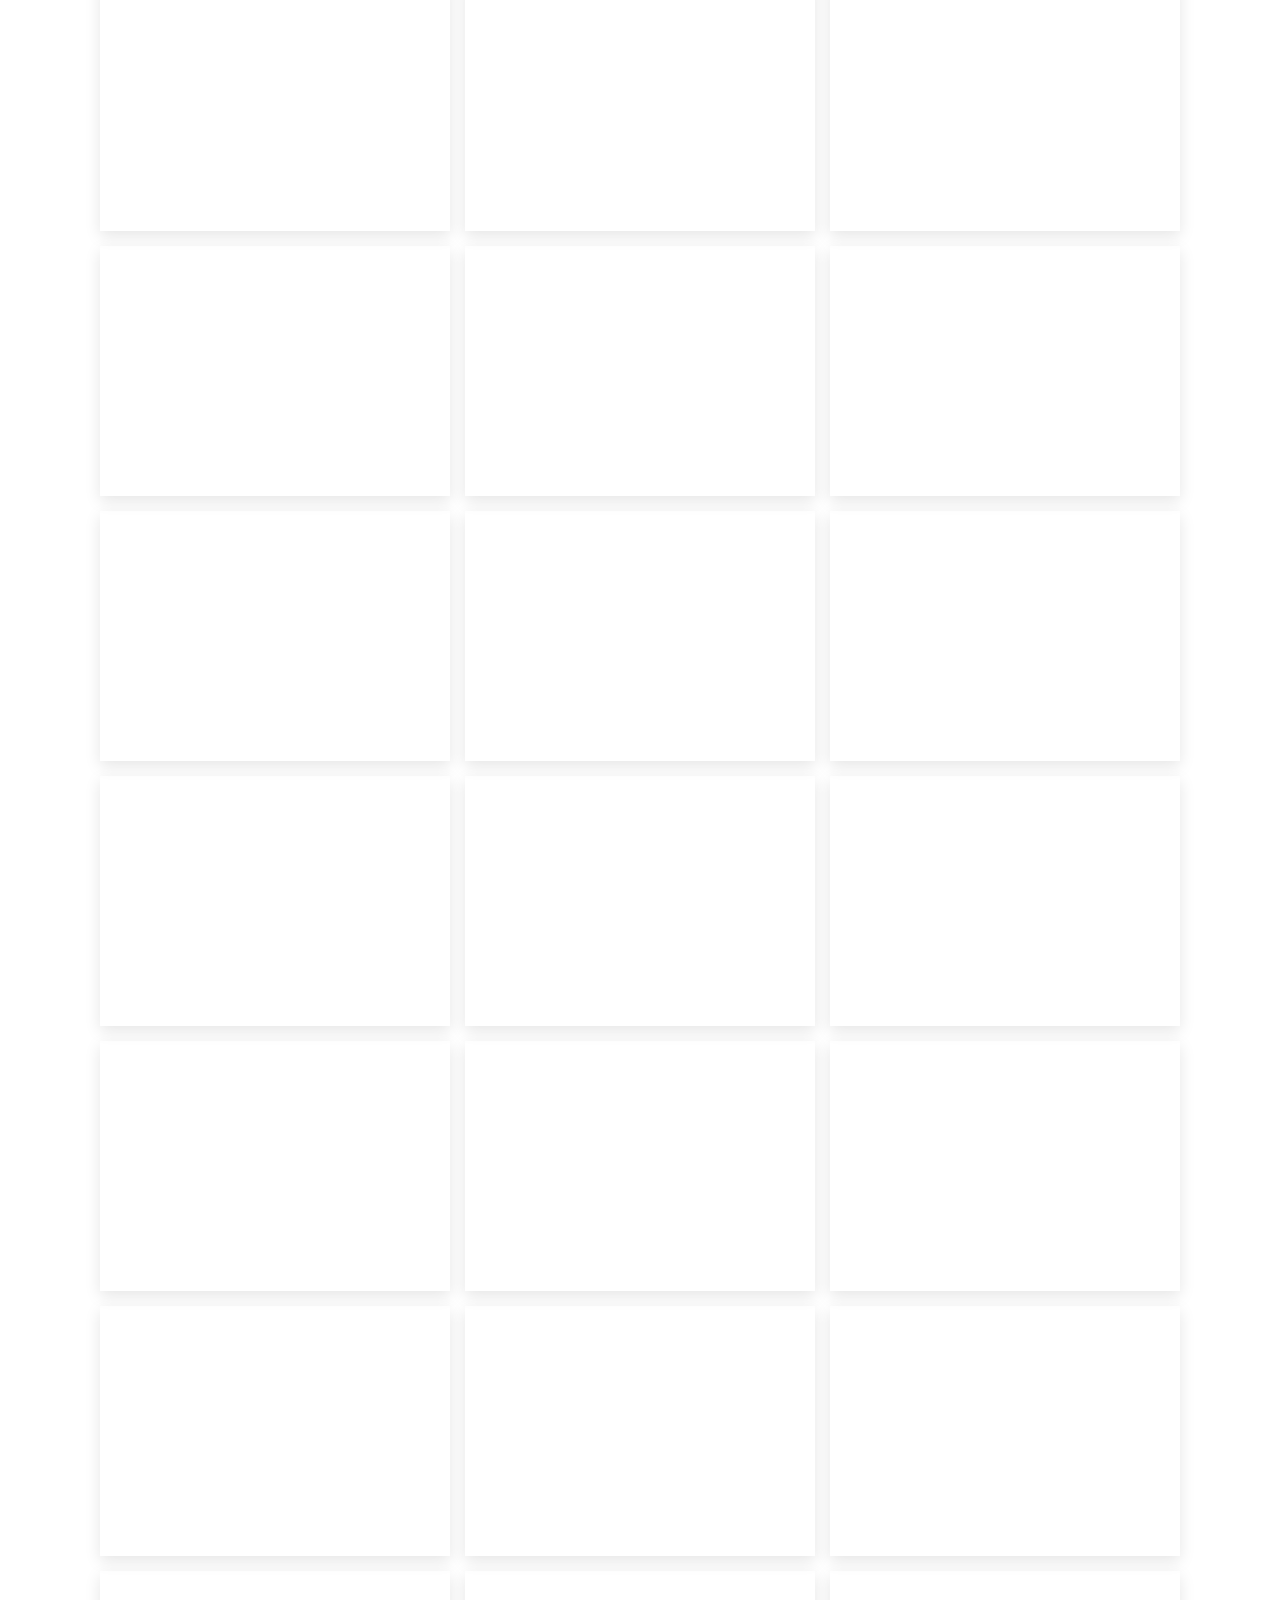
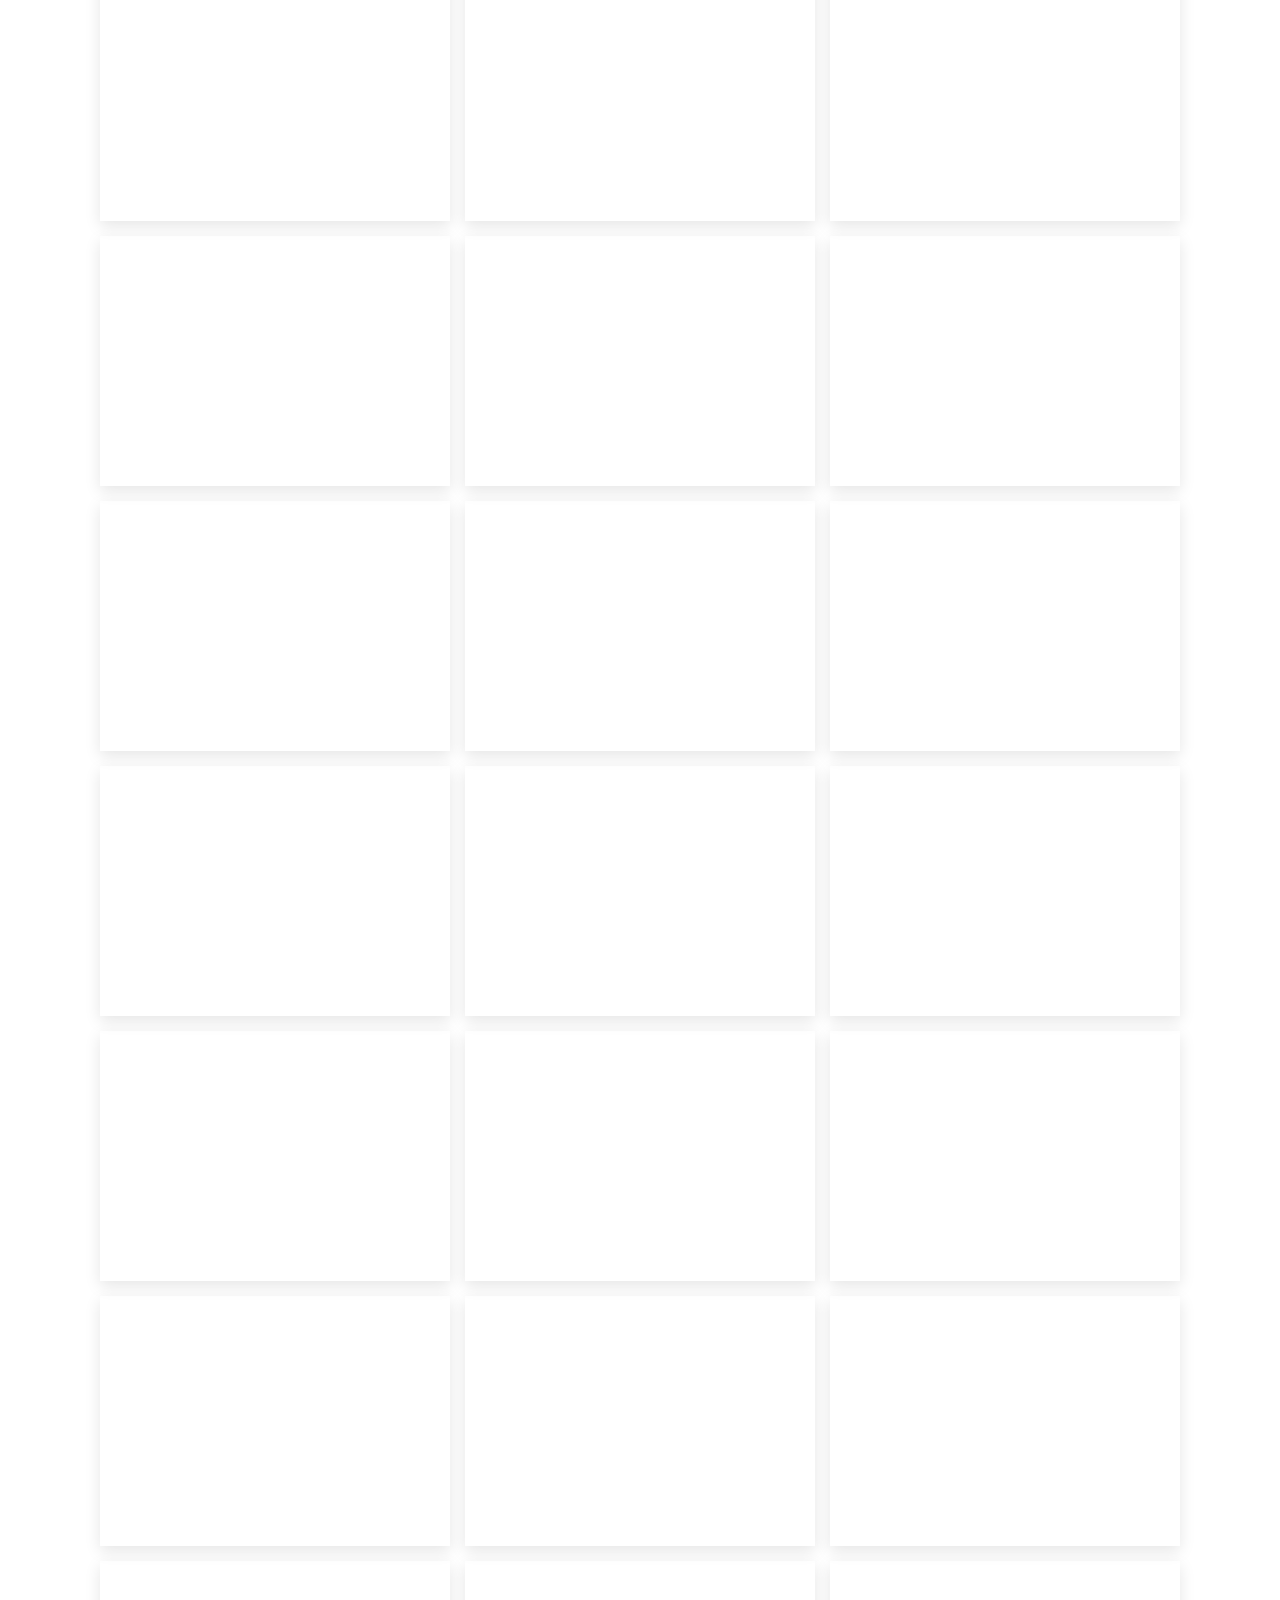
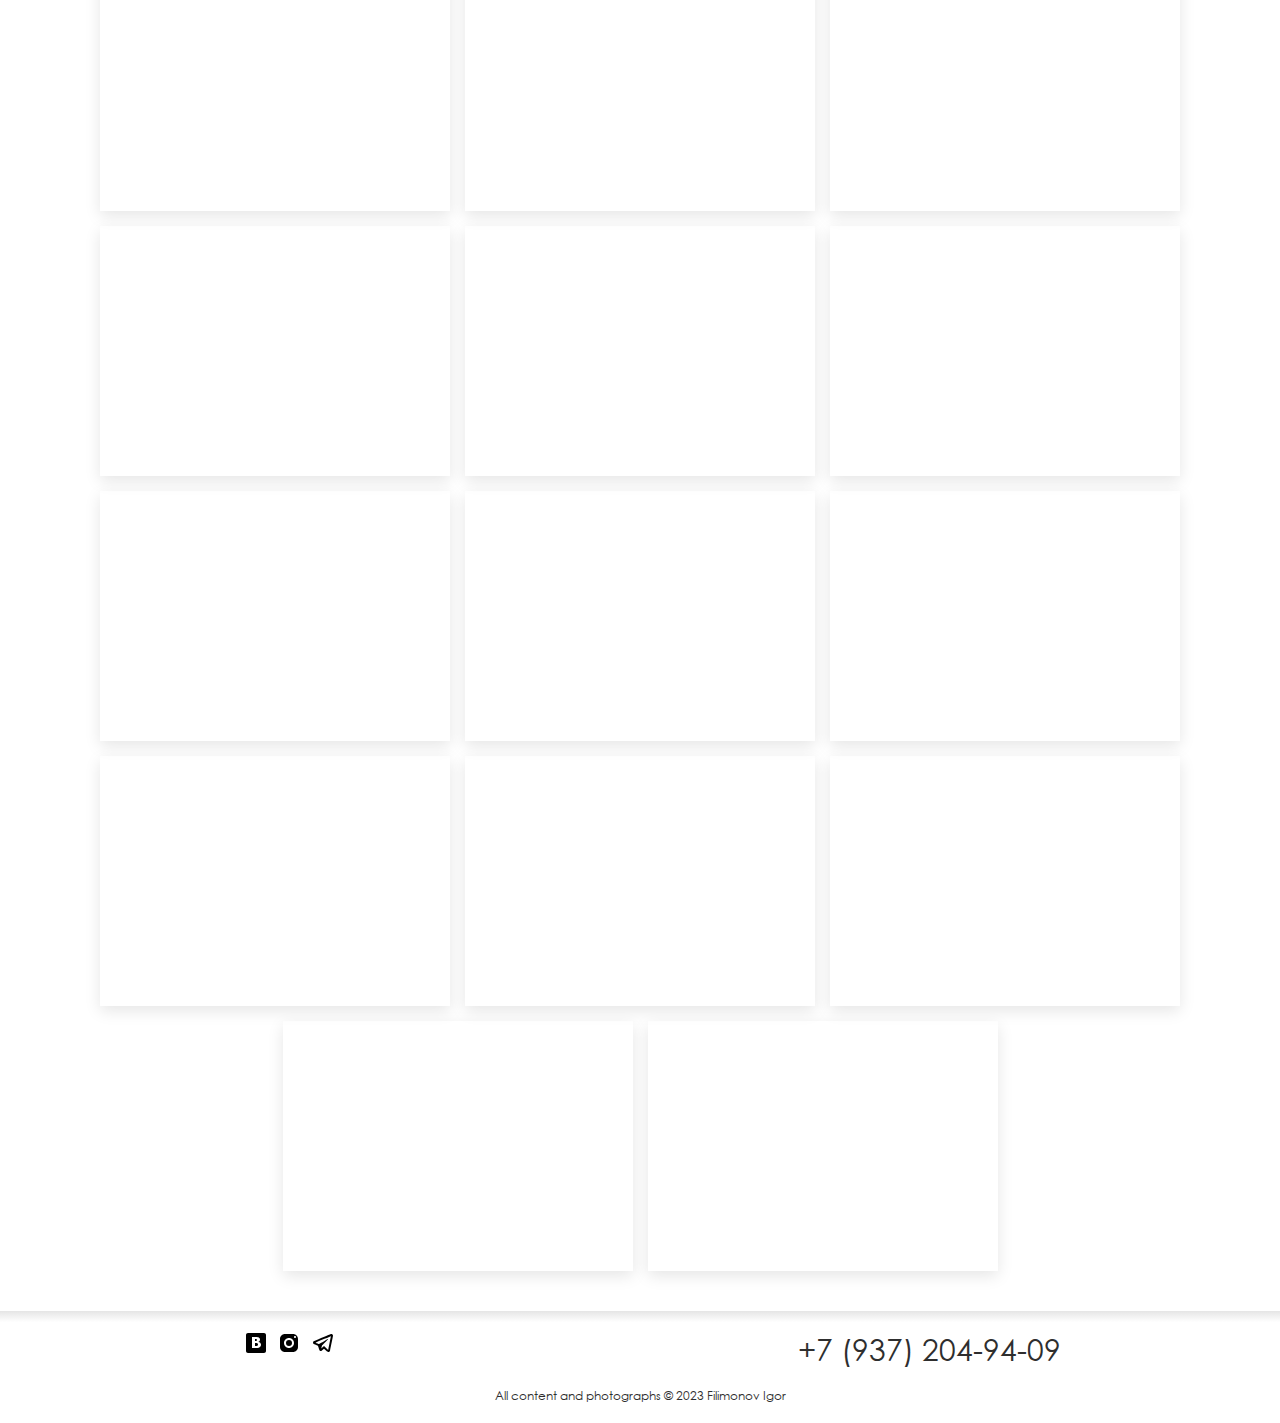
<file: landscape.html>
<!DOCTYPE html>
<html lang="ru">

<head>
  <meta charset="utf-8">
  <meta name="viewport" content="width=device-width, initial-scale=1">
  <meta name="keywords" content="Пейзажный фотограф, Пейзажная фотография, Фотография Природы, Красивая Россия, Фотографии Самары, Пейзажи Самары">
  <meta name="author" content="Филимонов Игорь">
  <meta name="description" content="Пейзажи Самары и Самарской области. Красивые фотографии России и не только">
  <link rel="stylesheet" href="styles/styles.css">
  <title>Пейзажный фотограф | Филимонов Игорь</title>
  <link rel="icon" href="favicon.ico">
  <link rel="icon" href="images/favicon/icon-favicon.svg" type="image/svg+xml">
  <link rel="manifest" href="manifest.json">
  <link rel="stylesheet" href="https://cdn.jsdelivr.net/npm/swiper@9/swiper-bundle.min.css" />
</head>

<body>

  <!--header-->
  <header class="main-header">
    <nav class="navigation">
      <ul class="navigation-list navigation-list__grid">
        <li class="navigation-list__item">
          <a class="navigation-link reset-list" href="index.html">
            <img class="navigation-logo" src="images/logo_horisontal.jpg" width="120" height="" alt="main logo">
          </a>
        </li>
        <li class="navigation-list__item">
          <a class="navigation-link reset-list" href="interior.html">интерьеры</a>
        </li>
        <li class="navigation-list__item">
          <a class="navigation-link reset-list" href="landscape.html">пейзажи</a>
        </li>
        <li class="navigation-list__item">
          <a class="navigation-link reset-list" href="#">статьи</a>
        </li>
        <li class="navigation-list__item">
          <a class="navigation-link reset-list" href="contacts.html">контакты</a>
        </li>
      </ul>
    </nav>
  </header>

  <main class="main-landscape">

    <section class="landscape-photography">
      <h1 class="visually-hidden">Пейзажные фотографии</h1>
    </section>

          <!-- Slider main container -->
          <div class="swiper">
            <!-- Additional required wrapper -->
            <div class="swiper-wrapper">
              <!-- Slides -->
              <div class="swiper-slide">
                <picture class="swiper-slide__image"><img src="/images/landscape slider/landscape-slider (1).jpg"
                    alt="Фото интерьера" width="400px"></picture>
              </div>
              <div class="swiper-slide">
                <picture class="swiper-slide__image"><img src="/images/landscape slider/landscape-slider (2).jpg"
                    alt="Фото интерьера" width="400px"></picture>
              </div>
              <div class="swiper-slide">
                <picture class="swiper-slide__image"><img src="/images/landscape slider/landscape-slider (3).jpg"
                    alt="Фото интерьера" width="400px"></picture>
              </div>
              <div class="swiper-slide">
                <picture class="swiper-slide__image"><img src="/images/landscape slider/landscape-slider (4).jpg"
                    alt="Фото интерьера" width="400px"></picture>
              </div>
              <div class="swiper-slide">
                <picture class="swiper-slide__image"><img src="/images/landscape slider/landscape-slider (5).jpg"
                    alt="Фото интерьера" width="400px"></picture>
              </div>
              <div class="swiper-slide">
                <picture class="swiper-slide__image"><img src="/images/landscape slider/landscape-slider (6).jpg"
                    alt="Фото интерьера" width="400px"></picture>
              </div>
              <div class="swiper-slide">
                <picture class="swiper-slide__image"><img src="/images/landscape slider/landscape-slider (7).jpg"
                    alt="Фото интерьера" width="400px"></picture>
              </div>
              <div class="swiper-slide">
                <picture class="swiper-slide__image"><img src="/images/landscape slider/landscape-slider (8).jpg"
                    alt="Фото интерьера" width="400px"></picture>
              </div>
              <div class="swiper-slide">
                <picture class="swiper-slide__image"><img src="/images/landscape slider/landscape-slider (9).jpg"
                    alt="Фото интерьера" width="400px"></picture>
              </div>
              <div class="swiper-slide">
                <picture class="swiper-slide__image"><img src="/images/landscape slider/landscape-slider (10).jpg"
                    alt="Фото интерьера" width="400px"></picture>
              </div>
              <div class="swiper-slide">
                <picture class="swiper-slide__image"><img src="/images/landscape slider/landscape-slider (11).jpg"
                    alt="Фото интерьера" width="400px"></picture>
              </div>
              <div class="swiper-slide">
                <picture class="swiper-slide__image"><img src="/images/landscape slider/landscape-slider (12).jpg"
                    alt="Фото интерьера" width="400px"></picture>
              </div>
            </div>
            <!-- If we need pagination -->
            <div class="swiper-pagination"></div>
    
            <!-- If we need navigation buttons -->
            <div class="swiper-button-prev"></div>
            <div class="swiper-button-next"></div>
    
            <!-- If we need scrollbar -->
            <div class="swiper-scrollbar"></div>
          </div>

    <section class="gallery">
      <h2 class="gallery__title">Галлерея пейзажных снимков</h2>
      <h3 class="gallery__subtitle">carpe diem</h3>

        <div class="gallery__container">
          <picture class="gallery__image"><img src="/images/landscapes-gallery/landscape-img (1).jpg" alt="Фото пейзажа" height="300px"></picture>
          <picture class="gallery__image"><img src="/images/landscapes-gallery/landscape-img (2).jpg" alt="Фото пейзажа" height="300px"></picture>
          <picture class="gallery__image"><img src="/images/landscapes-gallery/landscape-img (3).jpg" alt="Фото пейзажа" height="300px"></picture>
          <picture class="gallery__image"><img src="/images/landscapes-gallery/landscape-img (4).jpg" alt="Фото пейзажа" height="300px"></picture>
          <picture class="gallery__image"><img src="/images/landscapes-gallery/landscape-img (5).jpg" alt="Фото пейзажа" height="300px"></picture>
          <picture class="gallery__image"><img src="/images/landscapes-gallery/landscape-img (6).jpg" alt="Фото пейзажа" height="300px"></picture>
          <picture class="gallery__image"><img src="/images/landscapes-gallery/landscape-img (7).jpg" alt="Фото пейзажа" height="300px"></picture>
          <picture class="gallery__image"><img src="/images/landscapes-gallery/landscape-img (8).jpg" alt="Фото пейзажа" height="300px"></picture>
          <picture class="gallery__image"><img src="/images/landscapes-gallery/landscape-img (9).jpg" alt="Фото пейзажа" height="300px"></picture>
          <picture class="gallery__image"><img src="/images/landscapes-gallery/landscape-img (10).jpg" alt="Фото пейзажа" height="300px"></picture>
          <picture class="gallery__image"><img src="/images/landscapes-gallery/landscape-img (11).jpg" alt="Фото пейзажа" height="300px"></picture>
          <picture class="gallery__image"><img src="/images/landscapes-gallery/landscape-img (12).jpg" alt="Фото пейзажа" height="300px"></picture>
          <picture class="gallery__image"><img loading="lazy" src="/images/landscapes-gallery/landscape-img (13).jpg" alt="Фото пейзажа" height="300px"></picture>
          <picture class="gallery__image"><img loading="lazy" src="/images/landscapes-gallery/landscape-img (14).jpg" alt="Фото пейзажа" height="300px"></picture>
          <picture class="gallery__image"><img loading="lazy" src="/images/landscapes-gallery/landscape-img (15).jpg" alt="Фото пейзажа" height="300px"></picture>
          <picture class="gallery__image"><img loading="lazy" src="/images/landscapes-gallery/landscape-img (16).jpg" alt="Фото пейзажа" height="300px"></picture>
          <picture class="gallery__image"><img loading="lazy" src="/images/landscapes-gallery/landscape-img (17).jpg" alt="Фото пейзажа" height="300px"></picture>
          <picture class="gallery__image"><img loading="lazy" src="/images/landscapes-gallery/landscape-img (18).jpg" alt="Фото пейзажа" height="300px"></picture>
          <picture class="gallery__image"><img loading="lazy" src="/images/landscapes-gallery/landscape-img (19).jpg" alt="Фото пейзажа" height="300px"></picture>
          <picture class="gallery__image"><img loading="lazy" src="/images/landscapes-gallery/landscape-img (20).jpg" alt="Фото пейзажа" height="300px"></picture>
          <picture class="gallery__image"><img loading="lazy" src="/images/landscapes-gallery/landscape-img (21).jpg" alt="Фото пейзажа" height="300px"></picture>
          <picture class="gallery__image"><img loading="lazy" src="/images/landscapes-gallery/landscape-img (22).jpg" alt="Фото пейзажа" height="300px"></picture>
          <picture class="gallery__image"><img loading="lazy" src="/images/landscapes-gallery/landscape-img (23).jpg" alt="Фото пейзажа" height="300px"></picture>
          <picture class="gallery__image"><img loading="lazy" src="/images/landscapes-gallery/landscape-img (24).jpg" alt="Фото пейзажа" height="300px"></picture>
          <picture class="gallery__image"><img loading="lazy" src="/images/landscapes-gallery/landscape-img (25).jpg" alt="Фото пейзажа" height="300px"></picture>
          <picture class="gallery__image"><img loading="lazy" src="/images/landscapes-gallery/landscape-img (26).jpg" alt="Фото пейзажа" height="300px"></picture>
          <picture class="gallery__image"><img loading="lazy" src="/images/landscapes-gallery/landscape-img (27).jpg" alt="Фото пейзажа" height="300px"></picture>
          <picture class="gallery__image"><img loading="lazy" src="/images/landscapes-gallery/landscape-img (28).jpg" alt="Фото пейзажа" height="300px"></picture>
          <picture class="gallery__image"><img loading="lazy" src="/images/landscapes-gallery/landscape-img (29).jpg" alt="Фото пейзажа" height="300px"></picture>
          <picture class="gallery__image"><img loading="lazy" src="/images/landscapes-gallery/landscape-img (30).jpg" alt="Фото пейзажа" height="300px"></picture>
          <picture class="gallery__image"><img loading="lazy" src="/images/landscapes-gallery/landscape-img (31).jpg" alt="Фото пейзажа" height="300px"></picture>
          <picture class="gallery__image"><img loading="lazy" src="/images/landscapes-gallery/landscape-img (32).jpg" alt="Фото пейзажа" height="300px"></picture>
          <picture class="gallery__image"><img loading="lazy" src="/images/landscapes-gallery/landscape-img (33).jpg" alt="Фото пейзажа" height="300px"></picture>
          <picture class="gallery__image"><img loading="lazy" src="/images/landscapes-gallery/landscape-img (34).jpg" alt="Фото пейзажа" height="300px"></picture>
          <picture class="gallery__image"><img loading="lazy" src="/images/landscapes-gallery/landscape-img (35).jpg" alt="Фото пейзажа" height="300px"></picture>
          <picture class="gallery__image"><img loading="lazy" src="/images/landscapes-gallery/landscape-img (36).jpg" alt="Фото пейзажа" height="300px"></picture>
          <picture class="gallery__image"><img loading="lazy" src="/images/landscapes-gallery/landscape-img (37).jpg" alt="Фото пейзажа" height="300px"></picture>
          <picture class="gallery__image"><img loading="lazy" src="/images/landscapes-gallery/landscape-img (38).jpg" alt="Фото пейзажа" height="300px"></picture>
          <picture class="gallery__image"><img loading="lazy" src="/images/landscapes-gallery/landscape-img (39).jpg" alt="Фото пейзажа" height="300px"></picture>
          <picture class="gallery__image"><img loading="lazy" src="/images/landscapes-gallery/landscape-img (40).jpg" alt="Фото пейзажа" height="300px"></picture>
          <picture class="gallery__image"><img loading="lazy" src="/images/landscapes-gallery/landscape-img (41).jpg" alt="Фото пейзажа" height="300px"></picture>
          <picture class="gallery__image"><img loading="lazy" src="/images/landscapes-gallery/landscape-img (42).jpg" alt="Фото пейзажа" height="300px"></picture>
          <picture class="gallery__image"><img loading="lazy" src="/images/landscapes-gallery/landscape-img (43).jpg" alt="Фото пейзажа" height="300px"></picture>
          <picture class="gallery__image"><img loading="lazy" src="/images/landscapes-gallery/landscape-img (44).jpg" alt="Фото пейзажа" height="300px"></picture>
          <picture class="gallery__image"><img loading="lazy" src="/images/landscapes-gallery/landscape-img (45).jpg" alt="Фото пейзажа" height="300px"></picture>
          <picture class="gallery__image"><img loading="lazy" src="/images/landscapes-gallery/landscape-img (46).jpg" alt="Фото пейзажа" height="300px"></picture>
          <picture class="gallery__image"><img loading="lazy" src="/images/landscapes-gallery/landscape-img (47).jpg" alt="Фото пейзажа" height="300px"></picture>
          <picture class="gallery__image"><img loading="lazy" src="/images/landscapes-gallery/landscape-img (48).jpg" alt="Фото пейзажа" height="300px"></picture>
          <picture class="gallery__image"><img loading="lazy" src="/images/landscapes-gallery/landscape-img (49).jpg" alt="Фото пейзажа" height="300px"></picture>
          <picture class="gallery__image"><img loading="lazy" src="/images/landscapes-gallery/landscape-img (50).jpg" alt="Фото пейзажа" height="300px"></picture>
          <picture class="gallery__image"><img loading="lazy" src="/images/landscapes-gallery/landscape-img (51).jpg" alt="Фото пейзажа" height="300px"></picture>
          <picture class="gallery__image"><img loading="lazy" src="/images/landscapes-gallery/landscape-img (52).jpg" alt="Фото пейзажа" height="300px"></picture>
          <picture class="gallery__image"><img loading="lazy" src="/images/landscapes-gallery/landscape-img (53).jpg" alt="Фото пейзажа" height="300px"></picture>
          <picture class="gallery__image"><img loading="lazy" src="/images/landscapes-gallery/landscape-img (54).jpg" alt="Фото пейзажа" height="300px"></picture>
          <picture class="gallery__image"><img loading="lazy" src="/images/landscapes-gallery/landscape-img (55).jpg" alt="Фото пейзажа" height="300px"></picture>
          <picture class="gallery__image"><img loading="lazy" src="/images/landscapes-gallery/landscape-img (56).jpg" alt="Фото пейзажа" height="300px"></picture>
          <picture class="gallery__image"><img loading="lazy" src="/images/landscapes-gallery/landscape-img (57).jpg" alt="Фото пейзажа" height="300px"></picture>
          <picture class="gallery__image"><img loading="lazy" src="/images/landscapes-gallery/landscape-img (58).jpg" alt="Фото пейзажа" height="300px"></picture>
          <picture class="gallery__image"><img loading="lazy" src="/images/landscapes-gallery/landscape-img (59).jpg" alt="Фото пейзажа" height="300px"></picture>
          <picture class="gallery__image"><img loading="lazy" src="/images/landscapes-gallery/landscape-img (60).jpg" alt="Фото пейзажа" height="300px"></picture>
          <picture class="gallery__image"><img loading="lazy" src="/images/landscapes-gallery/landscape-img (61).jpg" alt="Фото пейзажа" height="300px"></picture>
          <picture class="gallery__image"><img loading="lazy" src="/images/landscapes-gallery/landscape-img (62).jpg" alt="Фото пейзажа" height="300px"></picture>
          <picture class="gallery__image"><img loading="lazy" src="/images/landscapes-gallery/landscape-img (63).jpg" alt="Фото пейзажа" height="300px"></picture>
          <picture class="gallery__image"><img loading="lazy" src="/images/landscapes-gallery/landscape-img (64).jpg" alt="Фото пейзажа" height="300px"></picture>
          <picture class="gallery__image"><img loading="lazy" src="/images/landscapes-gallery/landscape-img (65).jpg" alt="Фото пейзажа" height="300px"></picture>
          <picture class="gallery__image"><img loading="lazy" src="/images/landscapes-gallery/landscape-img (66).jpg" alt="Фото пейзажа" height="300px"></picture>
          <picture class="gallery__image"><img loading="lazy" src="/images/landscapes-gallery/landscape-img (67).jpg" alt="Фото пейзажа" height="300px"></picture>
          <picture class="gallery__image"><img loading="lazy" src="/images/landscapes-gallery/landscape-img (68).jpg" alt="Фото пейзажа" height="300px"></picture>
          <picture class="gallery__image"><img loading="lazy" src="/images/landscapes-gallery/landscape-img (69).jpg" alt="Фото пейзажа" height="300px"></picture>
          <picture class="gallery__image"><img loading="lazy" src="/images/landscapes-gallery/landscape-img (70).jpg" alt="Фото пейзажа" height="300px"></picture>
          <picture class="gallery__image"><img loading="lazy" src="/images/landscapes-gallery/landscape-img (71).jpg" alt="Фото пейзажа" height="300px"></picture>
          <picture class="gallery__image"><img loading="lazy" src="/images/landscapes-gallery/landscape-img (72).jpg" alt="Фото пейзажа" height="300px"></picture>
          <picture class="gallery__image"><img loading="lazy" src="/images/landscapes-gallery/landscape-img (73).jpg" alt="Фото пейзажа" height="300px"></picture>
          <picture class="gallery__image"><img loading="lazy" src="/images/landscapes-gallery/landscape-img (74).jpg" alt="Фото пейзажа" height="300px"></picture>
          <picture class="gallery__image"><img loading="lazy" src="/images/landscapes-gallery/landscape-img (75).jpg" alt="Фото пейзажа" height="300px"></picture>
          <picture class="gallery__image"><img loading="lazy" src="/images/landscapes-gallery/landscape-img (76).jpg" alt="Фото пейзажа" height="300px"></picture>         
          <picture class="gallery__image"><img loading="lazy" src="/images/landscapes-gallery/landscape-img (77).jpg" alt="Фото пейзажа" height="300px"></picture>
          <picture class="gallery__image"><img loading="lazy" src="/images/landscapes-gallery/landscape-img (78).jpg" alt="Фото пейзажа" height="300px"></picture>  
          <picture class="gallery__image"><img loading="lazy" src="/images/landscapes-gallery/landscape-img (79).jpg" alt="Фото пейзажа" height="300px"></picture>  
          <picture class="gallery__image"><img loading="lazy" src="/images/landscapes-gallery/landscape-img (80).jpg" alt="Фото пейзажа" height="300px"></picture>  
          <picture class="gallery__image"><img loading="lazy" src="/images/landscapes-gallery/landscape-img (81).jpg" alt="Фото пейзажа" height="300px"></picture>  
          <picture class="gallery__image"><img loading="lazy" src="/images/landscapes-gallery/landscape-img (82).jpg" alt="Фото пейзажа" height="300px"></picture>  
          <picture class="gallery__image"><img loading="lazy" src="/images/landscapes-gallery/landscape-img (83).jpg" alt="Фото пейзажа" height="300px"></picture>  
          <picture class="gallery__image"><img loading="lazy" src="/images/landscapes-gallery/landscape-img (84).jpg" alt="Фото пейзажа" height="300px"></picture>  
          <picture class="gallery__image"><img loading="lazy" src="/images/landscapes-gallery/landscape-img (85).jpg" alt="Фото пейзажа" height="300px"></picture>  
          <picture class="gallery__image"><img loading="lazy" src="/images/landscapes-gallery/landscape-img (86).jpg" alt="Фото пейзажа" height="300px"></picture>  
          <picture class="gallery__image"><img loading="lazy" src="/images/landscapes-gallery/landscape-img (87).jpg" alt="Фото пейзажа" height="300px"></picture>  
          <picture class="gallery__image"><img loading="lazy" src="/images/landscapes-gallery/landscape-img (88).jpg" alt="Фото пейзажа" height="300px"></picture>  
          <picture class="gallery__image"><img loading="lazy" src="/images/landscapes-gallery/landscape-img (89).jpg" alt="Фото пейзажа" height="300px"></picture>  
          <picture class="gallery__image"><img loading="lazy" src="/images/landscapes-gallery/landscape-img (90).jpg" alt="Фото пейзажа" height="300px"></picture>  
          <picture class="gallery__image"><img loading="lazy" src="/images/landscapes-gallery/landscape-img (91).jpg" alt="Фото пейзажа" height="300px"></picture>  
          <picture class="gallery__image"><img loading="lazy" src="/images/landscapes-gallery/landscape-img (92).jpg" alt="Фото пейзажа" height="300px"></picture>     
            <div class="gallery__popup">
              <span>&times;</span>
              <img src="/images/landscapes-gallery/landscape-img (1).jpg" alt="Фото пейзажа">
            </div>
    </section>

  </main>

  <button class="up-button" type="button">
    ↑
    <span class="visually-hidden">Наверх</span>
  </button>

  <!--footer-->

  <footer class="footer">
    <!-- Social-media -->
    <ul class="footer-social__list footer-social-list__grid">
      <li class="footer-social__item reset-list">
        <a class="footer-social__link" href="https://vk.com/filimonov_i">
          <svg xmlns="http://www.w3.org/2000/svg" x="0px" y="0px"
          width="24" height="24"
          viewBox="0 0 24 24">
          <path d="M 4 2 C 2.898438 2 2 2.898438 2 4 L 2 20 C 2 21.101563 2.898438 22 4 22 L 20 22 C 21.101563 22 22 21.101563 22 20 L 22 4 C 22 2.898438 21.101563 2 20 2 Z M 8 6 L 11.875 6 C 13.074219 6 16 6.046875 16 8.53125 C 16 10.011719 14.992188 10.652344 14.53125 10.84375 L 14.53125 10.90625 C 15.71875 10.90625 17 12.15625 17 13.53125 C 17 15.011719 16.382813 17 12.40625 17 L 8 17 Z M 11 8 L 11 10 C 11 10 11.910156 10 12.0625 10 C 12.921875 10 13 9.242188 13 9.0625 C 13 8.949219 12.984375 8 12.03125 8 Z M 11 12 L 11 15 C 11 15 12.25 14.96875 12.5 14.96875 C 13.796875 14.96875 14 13.871094 14 13.46875 C 14 12.859375 13.65625 12 12.53125 12 C 12.261719 12 11 12 11 12 Z"></path>
          </svg>
          <span class="visually-hidden">Vkontakte.</span>
        </a>
      </li>
      <li class="footer-social__item reset-list">
        <a class="footer-social__link" href="https://www.instagram.com/filimonov_i">
          <svg xmlns="http://www.w3.org/2000/svg" x="0px" y="0px"
          width="24" height="24"
          viewBox="0 0 24 24">
              <path d="M 8 3 C 5.239 3 3 5.239 3 8 L 3 16 C 3 18.761 5.239 21 8 21 L 16 21 C 18.761 21 21 18.761 21 16 L 21 8 C 21 5.239 18.761 3 16 3 L 8 3 z M 18 5 C 18.552 5 19 5.448 19 6 C 19 6.552 18.552 7 18 7 C 17.448 7 17 6.552 17 6 C 17 5.448 17.448 5 18 5 z M 12 7 C 14.761 7 17 9.239 17 12 C 17 14.761 14.761 17 12 17 C 9.239 17 7 14.761 7 12 C 7 9.239 9.239 7 12 7 z M 12 9 A 3 3 0 0 0 9 12 A 3 3 0 0 0 12 15 A 3 3 0 0 0 15 12 A 3 3 0 0 0 12 9 z"></path>
          </svg>
          
          <span class="visually-hidden">Instagram.</span>
        </a>
      </li>
      <li class="footer-social__item reset-list">
        <a class="footer-social__link" href="https://t.me/filimonov063">
          <svg xmlns="http://www.w3.org/2000/svg" x="0px" y="0px"
          width="24" height="24"
          viewBox="0 0 24 24">
          <path d="M 20.302734 2.984375 C 20.013769 2.996945 19.748583 3.080055 19.515625 3.171875 C 19.300407 3.256634 18.52754 3.5814726 17.296875 4.0976562 C 16.06621 4.61384 14.435476 5.2982348 12.697266 6.0292969 C 9.2208449 7.4914211 5.314238 9.1361259 3.3125 9.9785156 C 3.243759 10.007156 2.9645852 10.092621 2.65625 10.328125 C 2.3471996 10.564176 2.0039062 11.076462 2.0039062 11.636719 C 2.0039062 12.088671 2.2295201 12.548966 2.5019531 12.8125 C 2.7743861 13.076034 3.0504903 13.199244 3.28125 13.291016 L 3.28125 13.289062 C 4.0612776 13.599827 6.3906939 14.531938 6.9453125 14.753906 C 7.1420423 15.343433 7.9865895 17.867278 8.1875 18.501953 L 8.1855469 18.501953 C 8.3275588 18.951162 8.4659791 19.243913 8.6582031 19.488281 C 8.7543151 19.610465 8.8690398 19.721184 9.0097656 19.808594 C 9.0637596 19.842134 9.1235454 19.868148 9.1835938 19.892578 C 9.191962 19.896131 9.2005867 19.897012 9.2089844 19.900391 L 9.1855469 19.894531 C 9.2029579 19.901531 9.2185841 19.911859 9.2363281 19.917969 C 9.2652427 19.927926 9.2852873 19.927599 9.3242188 19.935547 C 9.4612233 19.977694 9.5979794 20.005859 9.7246094 20.005859 C 10.26822 20.005859 10.601562 19.710937 10.601562 19.710938 L 10.623047 19.695312 L 12.970703 17.708984 L 15.845703 20.369141 C 15.898217 20.443289 16.309604 21 17.261719 21 C 17.829844 21 18.279025 20.718791 18.566406 20.423828 C 18.853787 20.128866 19.032804 19.82706 19.113281 19.417969 L 19.115234 19.416016 C 19.179414 19.085834 21.931641 5.265625 21.931641 5.265625 L 21.925781 5.2890625 C 22.011441 4.9067171 22.036735 4.5369631 21.935547 4.1601562 C 21.834358 3.7833495 21.561271 3.4156252 21.232422 3.2226562 C 20.903572 3.0296874 20.591699 2.9718046 20.302734 2.984375 z M 19.908203 5.1738281 C 19.799442 5.7198576 17.33401 18.105877 17.181641 18.882812 L 13.029297 15.041016 L 10.222656 17.414062 L 11 14.375 C 11 14.375 16.362547 8.9468594 16.685547 8.6308594 C 16.945547 8.3778594 17 8.2891719 17 8.2011719 C 17 8.0841719 16.939781 8 16.800781 8 C 16.675781 8 16.506016 8.1197812 16.416016 8.1757812 C 15.272368 8.8887854 10.401283 11.664685 8.0058594 13.027344 C 7.8617016 12.96954 5.6973962 12.100458 4.53125 11.634766 C 6.6055146 10.76177 10.161156 9.2658083 13.472656 7.8730469 C 15.210571 7.142109 16.840822 6.4570977 18.070312 5.9414062 C 19.108158 5.5060977 19.649538 5.2807035 19.908203 5.1738281 z M 17.152344 19.025391 C 17.152344 19.025391 17.154297 19.025391 17.154297 19.025391 C 17.154252 19.025621 17.152444 19.03095 17.152344 19.03125 C 17.153615 19.024789 17.15139 19.03045 17.152344 19.025391 z"></path>
          </svg>
          <span class="visually-hidden">Telegram</span>
        </a>
      </li>
    </ul>
    <!-- Contact Phone -->
    <div class="footer-contacts">
      <h2 class="visually-hidden">Контакты.</h2>
      <a class="footer-contacts__phone" href="tel:+79372049409">+7 (937) 204-94-09</a>
    </div>
    <p class="footer-copyrights">All content and photographs © 2023 Filimonov Igor</p>
  </footer>
  <script src="js/main.js" type="module"></script>
  <script src="js/gallery.js" type="module"></script>
  <script src="https://cdn.jsdelivr.net/npm/swiper@9/swiper-bundle.min.js"></script>
  <!-- Yandex.Metrika counter -->
<script type="text/javascript" >
  (function(m,e,t,r,i,k,a){m[i]=m[i]||function(){(m[i].a=m[i].a||[]).push(arguments)};
  m[i].l=1*new Date();
  for (var j = 0; j < document.scripts.length; j++) {if (document.scripts[j].src === r) { return; }}
  k=e.createElement(t),a=e.getElementsByTagName(t)[0],k.async=1,k.src=r,a.parentNode.insertBefore(k,a)})
  (window, document, "script", "https://mc.yandex.ru/metrika/tag.js", "ym");

  ym(93546476, "init", {
       clickmap:true,
       trackLinks:true,
       accurateTrackBounce:true
  });
</script>
<noscript><div><img src="https://mc.yandex.ru/watch/93546476" style="position:absolute; left:-9999px;" alt="" /></div></noscript>
<!-- /Yandex.Metrika counter -->
<!-- Google tag (gtag.js) -->
<script async src="https://www.googletagmanager.com/gtag/js?id=G-L8T62VSPFT"></script>
<script>
  window.dataLayer = window.dataLayer || [];
  function gtag(){dataLayer.push(arguments);}
  gtag('js', new Date());

  gtag('config', 'G-L8T62VSPFT');
</script>
</body>

</html>
</file>
<file: styles/styles.css>
/* GLOBAL */
*,
*::before,
*::after {
  box-sizing: border-box;
  padding: 0;
  margin: 0;
}

.reset-list,
.reset-list * {
  list-style: none;
  text-decoration: none;
}

html {
  scroll-behavior: smooth;
}

@font-face {
  font-family: "Century Gothic";
  font-style: normal;
  font-weight: 400;
  font-display: swap;
  src:
    url("../fonts/CenturyGothic.woff2") format("woff2"),
    url("../fonts/CenturyGothic.woff") format("woff");
}

body {
  font-family: 'Century gothic', Arial, sans-serif;
  font-weight: 400;
  color: #2e2e2e;
  display: flex;
  flex-direction: column;
  min-height: 100vh;
}

.main-index,
.main-interior,
.main-landscape,
.main-blog,
.main-contacts {
  flex-grow: 1;
}

/* Navigation */

.main-header {
  margin: 0;
  padding: 0;
}

.navigation {
  background-color: #ffffff;
  margin-bottom: 10px;
}

.navigation-list {
  margin: 0;
  padding: 0 20px;
  box-shadow: 0 0 11px rgba(0, 0, 0, 0.2);
}

.navigation-link {
  text-transform: uppercase;
  font-weight: 700;
  color: #2e2e2e;
  transition: 350ms;
}

.navigation-link:hover {
  opacity: 0.2;
}

.navigation-list__grid {
  display: grid;
  gap: 20px;
  grid-template-columns: repeat(auto-fit, minmax(min(100%, 100px), 1fr));
}

.navigation-list__item {
  min-width: 100px;
  background-color: #ffffff;
  display: flex;
  justify-content: center;
  align-items: center;
  min-height: 40px;
  padding: 20px 0;
}

.navigation-list__item:hover .navigation-link {
  font-weight: 700;
}

/* Footer */

.footer {
  display: flex;
  flex-wrap: wrap;
  justify-content: space-around;
  background-color: #ffffff;
  padding: 20px 0;
  background: linear-gradient(180deg, rgba(0, 0, 0, 0.1), rgba(0, 0, 0, 0) 10%);
}

@media (max-width: 768px) {
  .footer {
    flex-direction: column;
    align-items: center;
  }
}

.footer-social__list {
  display: flex;
  justify-content: space-around;
  min-width: 140px;
  padding: 0 20px 20px;
}

.footer-social__item {
  display: flex;
  justify-content: center;
}

.footer-social__link:hover {
  transition: 350ms;
  opacity: 0.2
}

.footer-link {
  padding: 0 20px 20px;
}

.footer-link:hover {
  transition: 350ms;
  opacity: 0.2;
}

.footer-contacts {
  display: flex;
  justify-content: center;
}

.footer-contacts__phone {
  font-size: 30px;
  color:#2e2e2e;
  text-align: center;
  text-decoration: none;
  cursor: pointer;
  padding-bottom: 20px;
}

.footer-contacts__phone:hover {
  transition: 350ms;
  opacity: 0.2;
}

.footer-copyrights {
  font-size: 12px;
  text-align: center;
  width: 100%;
}

/* index-page */

/* Main hero */

.main-hero {
  display: flex;
  justify-content: space-around;
  background-color: #ffffff;
  padding: 2vw;
}

@media (max-width: 768px) {
  .main-hero {
    flex-direction: column;
  }

  .index-card--first {
    order: -1;
  }
}

.index-card {
  display: flex;
  align-items: center;
  flex-direction: column;
  padding: 20px;
  margin-bottom: 2vw;
  background-color: #fff;
  border-radius: 4px;
  box-shadow: 0 5px 15px rgba(0, 0, 0, .1);
}

@media (min-width: 769px) {
  .index-card {
    width: 30%;
    margin-bottom: 0;
  }
}

.index-card__image {
  width: 100%;
  height: 100%;
  object-fit: contain;
  border-radius: 4px;
}

.index-card__image:hover {
  transition: 350ms;
  opacity: 0.5;
}

.index-card__title {
  padding: 0 20px 20px;
  text-transform: uppercase;
  font-size: 16px;
}

.index-card__subtitle {
  padding: 20px;
  text-align: center;
  text-transform: uppercase;
}

@media (min-width: 769px) {
  .index-card__subtitle {
    font-size: 1vw;
  }
}

.index-card__text {
  padding: 0 20px 20px;
  text-align: center;
}

@media (min-width: 769px) {
  .index-card__text {
    font-size: 1vw;
  }
}

.index-card__button {
  font-size: 14px;
  font-weight: 600;
  color: #fff;
  text-transform: uppercase;
  text-decoration: none;
  text-align: center;
  padding: 10px;
  background-color: #1a7f78;
  background-image: linear-gradient(176deg,#918e56,#37421e);
  border-radius: 4px;
  width: 100%;
}

.index-card__button:hover {
  transition: 350ms;
  opacity: 0.5;
}

/* interior-page */


.gallery__title {
  font-size: 42px;
  font-weight: 700;
  font-family: Arial, Helvetica, sans-serif;
  color: #3f3f3f;
  text-align: center;
  margin-bottom: 20px;
  padding-left: 40px;
  padding-right: 40px;
}

@media (max-width: 768px) {
  .gallery__title  {
    font-size: 28px;
  }
}

.gallery__subtitle {
  font-weight: 700;
  text-transform: uppercase;
  text-align: center;
  margin-bottom: 40px;
  padding-left: 40px;
  padding-right: 40px;
}

@media (max-width: 768px) {
  .gallery__subtitle  {
    font-size: 16px;
  }
}

.gallery__button {
  display: block;
  width: 80%;
  max-width: 1500px;
  font-size: 16px;
  font-weight: 600;
  color: #fff;
  text-transform: uppercase;
  text-decoration: none;
  text-align: center;
  padding: 15px;
  background-color: #1a7f78;
  background-image: linear-gradient(176deg,#918e56,#37421e);
  border-radius: 4px;
  margin-bottom: 40px;
}

.gallery__button:hover {
  transition: 350ms;
  opacity: 0.5;
}

.gallery__advantages {
  display: flex;
  flex-wrap: wrap;
  justify-content: space-around;
  margin-bottom: 40px;
}

.advantages__img {
  opacity: 0.7;
  margin-bottom: 30px;
}

.advantages__text {
  font-size: 24px;
  font-weight: 700;
  min-width: 160px;
  text-align: center;
  text-transform: uppercase;
  margin-bottom: 30px;
}

.advantages__subtext {
  font-size: 18px;
  width: 300px;
  text-align: center;
  margin-bottom: 30px;
}

.advantages {
  display: flex;
  flex-direction: column;
  align-items: center;
  padding: 10px;
}

.advantages__img {
  width: 80px;
  height: 80px;
}

.swiper {
  width: 100%;
  max-width: 2000px;
  height: 90vh;
  margin-bottom: 40px;
}

@media (max-width: 768px) {
  .swiper  {
    height: 40vh;
  }
}

.swiper-button-next::after, 
.swiper-button-prev::after {
  color: white;
}

.swiper-pagination-bullet.swiper-pagination-bullet {
  background-color: gray;
  opacity: 1;
  outline: 0;
}

.swiper-pagination-bullet-active.swiper-pagination-bullet-active {
  background-color: white;
}

.swiper-scrollbar {
  display: none;
}

.swiper-slide__image img{
  width: 100%;
  height: 100%;
  object-fit: cover;
}

.gallery {
  display: flex;
  flex-direction: column;
  align-items: center;
}

.gallery__container {
  display: flex;
  flex-wrap: wrap;
  gap: 15px;
  justify-content: center;
  padding: 10px;
  margin-bottom: 30px;
}

.gallery__image {
  height: 250px;
  width: 350px;
  box-shadow: 0 5px 15px rgba(0, 0, 0, .1);
  overflow: hidden;
  cursor: pointer;
}

@media (max-width: 768px) {
  .gallery__image {
    height: 200px;
    width: 200px;
  }

  .gallery__container {
    gap: 10px;
  }
}

@media (max-width: 434px) {
  .gallery__image {
    height: 120px;
    width: 120px;
  }

  .gallery__container {
    gap: 2px;
  }
}

.gallery__image img {
  width: 100%;
  height: 100%;
  object-fit: cover;
  transition: .2s linear;
}

.gallery__image:hover img {
  transform: scale(1.1);
}

.gallery__popup {
  position: fixed;
  top: 0; 
  left: 0;
  background: rgba(0, 0, 0, .9);
  height: 100%;
  width: 100%;
  z-index: 100;
  display: none;
}

.gallery__popup span {
  position: absolute;
  top: 0;
  right: 10px;
  font-size: 40px;
  font-weight: 400;
  color: #fff;
  cursor: pointer;
  z-index: 100;
}

.gallery__popup img {
  position: absolute;
  top: 50%;
  left: 50%;
  transform: translate(-50%, -50%);
  height: 45vw;
  width: auto;
  object-fit: cover;
}

@media (max-width: 768px) {
  .gallery__popup img {
    width: 95%;
    height: auto;
  }
}

.gallery__contact {
  padding: 40px;
  margin-bottom: 30px;
  background: linear-gradient(180deg, rgba(0, 0, 0, 0.1), rgba(0, 0, 0, 0) 4%);
}


.short-blogpost__header {
  background-color: rgb(243, 243, 243);
  padding: 10px 15px;
  font-size: 18px;
  font-weight: bold;
}

.short-blogpost {
  background-color: white;
  padding: 20px;
  cursor: pointer;
}

.short-blogpost__content {
  padding: 10px 20px 10px 20px;
  margin: 0;
  line-height: 1.6;
  font-size: 16px;
}

.short-blogpost__header::marker {
  color: #000000;
}

.contact__list {
  display: flex;
  max-width: 1500px;
  margin: 0 auto;
  justify-content: space-around;
  flex-wrap: wrap;
}

.contact__link {
  font-size: 18px;
  text-transform: uppercase;
  color: inherit;
}

.contact__link:hover {
  transition: 350ms;
  color: rgb(38, 101, 38);
}

.contact__item {
  display: flex;
  font-weight: 700;
  padding: 10px;
  margin-bottom: 10px;
}

@media (max-width: 768px) {
  .contact__item {
    justify-content: center;
  }
}
.contact__link {
  display: flex;
  align-items: center;
}

.contact__link svg {
  margin-right: 20px;
  color: inherit;
  width: 30px;
  height: auto;
}

.gallery__partners {
  padding-left: 40px;
  padding-right: 40px;
  margin-bottom: 40px;
}

.partners__wrapper {
  display: flex;
  max-width: 1500px;
  margin: 0 auto;
  justify-content: space-around;
  flex-wrap: wrap;
}

.partners__image {
  padding: 20px
}

/* blog-page*/

.photography-blog {
  margin-bottom: 20px;
  margin-top: 20px;
}

.photography-blog__header {
  display: flex;
  justify-content: center;
  padding: 0 40px 40px;
}

.article-container {
  display: flex;
  flex-wrap: wrap;
  gap: 40px;
  justify-content: center;
  padding: 0 20px;
}

.article-card {
  display: flex;
  max-width: 800px;
  padding: 10px;
  background-color: rgb(241, 241, 241);
}

@media (max-width: 768px) {
  .article-card {
    display: block;
    max-width: 800px;
  }
}

@media (max-width: 1679px) {
  .article-card {
    width: auto;
    max-width: none;
  }
}

.article-card__body {
  display: flex;
  flex-direction: column;
  padding: 10px;
}

.article-card__body p {
  font-family: Cambria, Cochin, Georgia, Times, 'Times New Roman', serif;
}

.article-card__header {
  font-family: Arial, Helvetica, sans-serif;
  font-size: 36px;
  font-weight: 700;
  margin-bottom: 10px;
}

.article-card__info-wrapper {
  display: flex;
  gap: 10px;
  margin-bottom: 10px;
}

.article-card__img {
  width: 200%;
}

.article-card__img img {
  width: 100%;
  object-fit: cover;
  transition: .2s linear;
}

.article-card__text {
  padding-bottom: 20px;
}

.article-card__button {
  display: block;
  margin-left: auto;
  margin-top: auto;
  max-width: 200px;
  font-size: 14px;
  font-weight: 600;
  color: rgb(74 122 74);
  text-transform: uppercase;
  text-decoration: none;
  text-align: center;
  padding: 10px;
  border: 2px solid rgb(74 122 74);
  cursor: pointer;
}

.article-card__button:hover {
  color: white;
  background-color: rgb(74 122 74);
  transition: 350ms;
}


.contacts__button {
  display: block;
  max-width: 160px;
  font-size: 14px;
  font-weight: 600;
  margin: 0 auto;
  color: #fff;
  text-transform: uppercase;
  text-decoration: none;
  text-align: center;
  padding: 10px;
  background-color: #1a7f78;
  background-image: linear-gradient(176deg,#918e56,#37421e);
  border-radius: 4px;
}

.contacts__button:hover,
.short-blogpost__header:hover {
  transition: 350ms;
  opacity: 0.5;
}

/* contacts-page */

.main-contacts {
  display: flex;
  flex-wrap: wrap;
  padding: 20px;
  justify-content: center;
  gap: 20px;
}

.about,
.contacts {
  width: 40vw;
}

.about__header,
.contacts__header {
  padding: 0 20px 20px 10px;
}

.about__picture {
  width: 40%;
  height: auto;
  float: left;
  margin: 0px 20px 0 0;
}

@media (max-width: 768px) {
  .about__picture {
    width: 100%;
    height: auto;
    margin: 0;
    padding: 10px;
  }
}

@media (max-width: 768px) {
  .about {
    order: 2;
    width: 100%;
  }
  .contacts {
    order: 1;
    width: 100%;
    align-items: center;
  }

  .partners {
    order: 3;
    width: auto;
  }
}

.about__text {
  font-size: 16px;
  text-align: justify;
  padding: 10px;
}

@media (min-width: 769px) {
  .contacts__list {
    border-left: 1px solid rgb(213, 213, 213);
    padding-left: 20px;
  }
}
.contacts__link {
  font-size: 16px;
  text-transform: uppercase;
  color: inherit;
}

.contacts__link:hover {
  transition: 350ms;
  color: rgb(38, 101, 38);
}

.contacts__item {
  display: flex;
  font-weight: 700;
  padding: 10px;
  margin-bottom: 10px;
}

@media (max-width: 768px) {
  .contacts__item {
    justify-content: center;
  }
}
.contacts__link {
  display: flex;
  align-items: center;
}

.contacts__link svg {
  margin-right: 20px;
  color: inherit;
  width: 30px;
  height: auto;
}

.partners {
  display: flex;
  flex-wrap: wrap;
  justify-content: space-around;
  gap: 10px;
  padding: 20px;
}

.partners__header {
  width: 100%;
  text-align: center;
  padding:0 20px 20px;
}

.partners__image img {
  filter: grayscale();
}

.partners__image:hover img {
  filter: none;
}


/* Other global styles */

/* JS Up-button */

.up-button {
  position: fixed;
  z-index: 1;
  padding: 0;
  bottom: 75px;
  right: 20px;
  width: 64px;
  height: 64px;
  font-size: 36px;
  font-weight: bold;
  text-align: center;
  vertical-align: middle;
  border: none;
  color: lightslategray;
  border-radius: 50%;
  opacity: 50%;
  display: none;
  cursor: pointer;
}

.shown {
  display: inline-block;
}

.visually-hidden {
  position: absolute;

  width: 1px;
  height: 1px;
  margin: -1px;
  border: 0;
  padding: 0;

  white-space: nowrap;

  -webkit-clip-path: inset(100%);
  clip-path: inset(100%);

  clip: rect(0 0 0 0);
  overflow: hidden;
}
</file>
